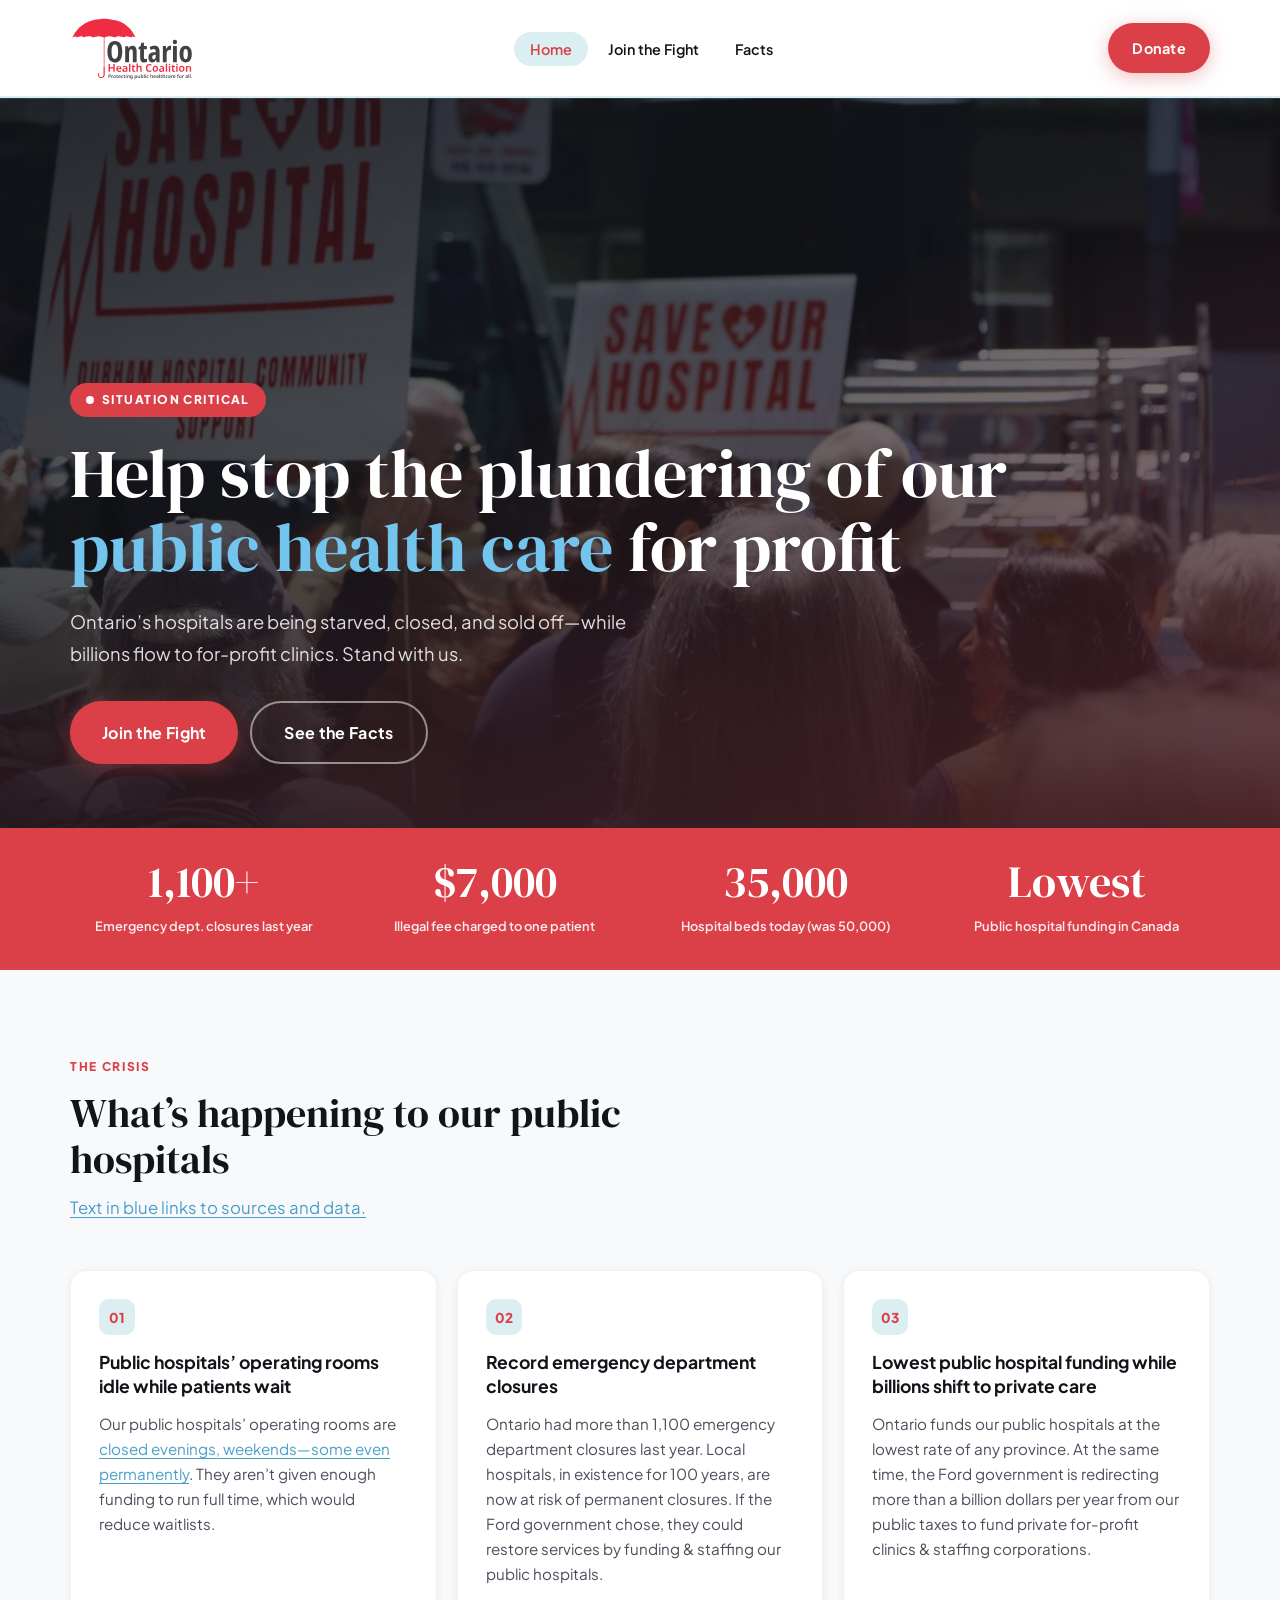
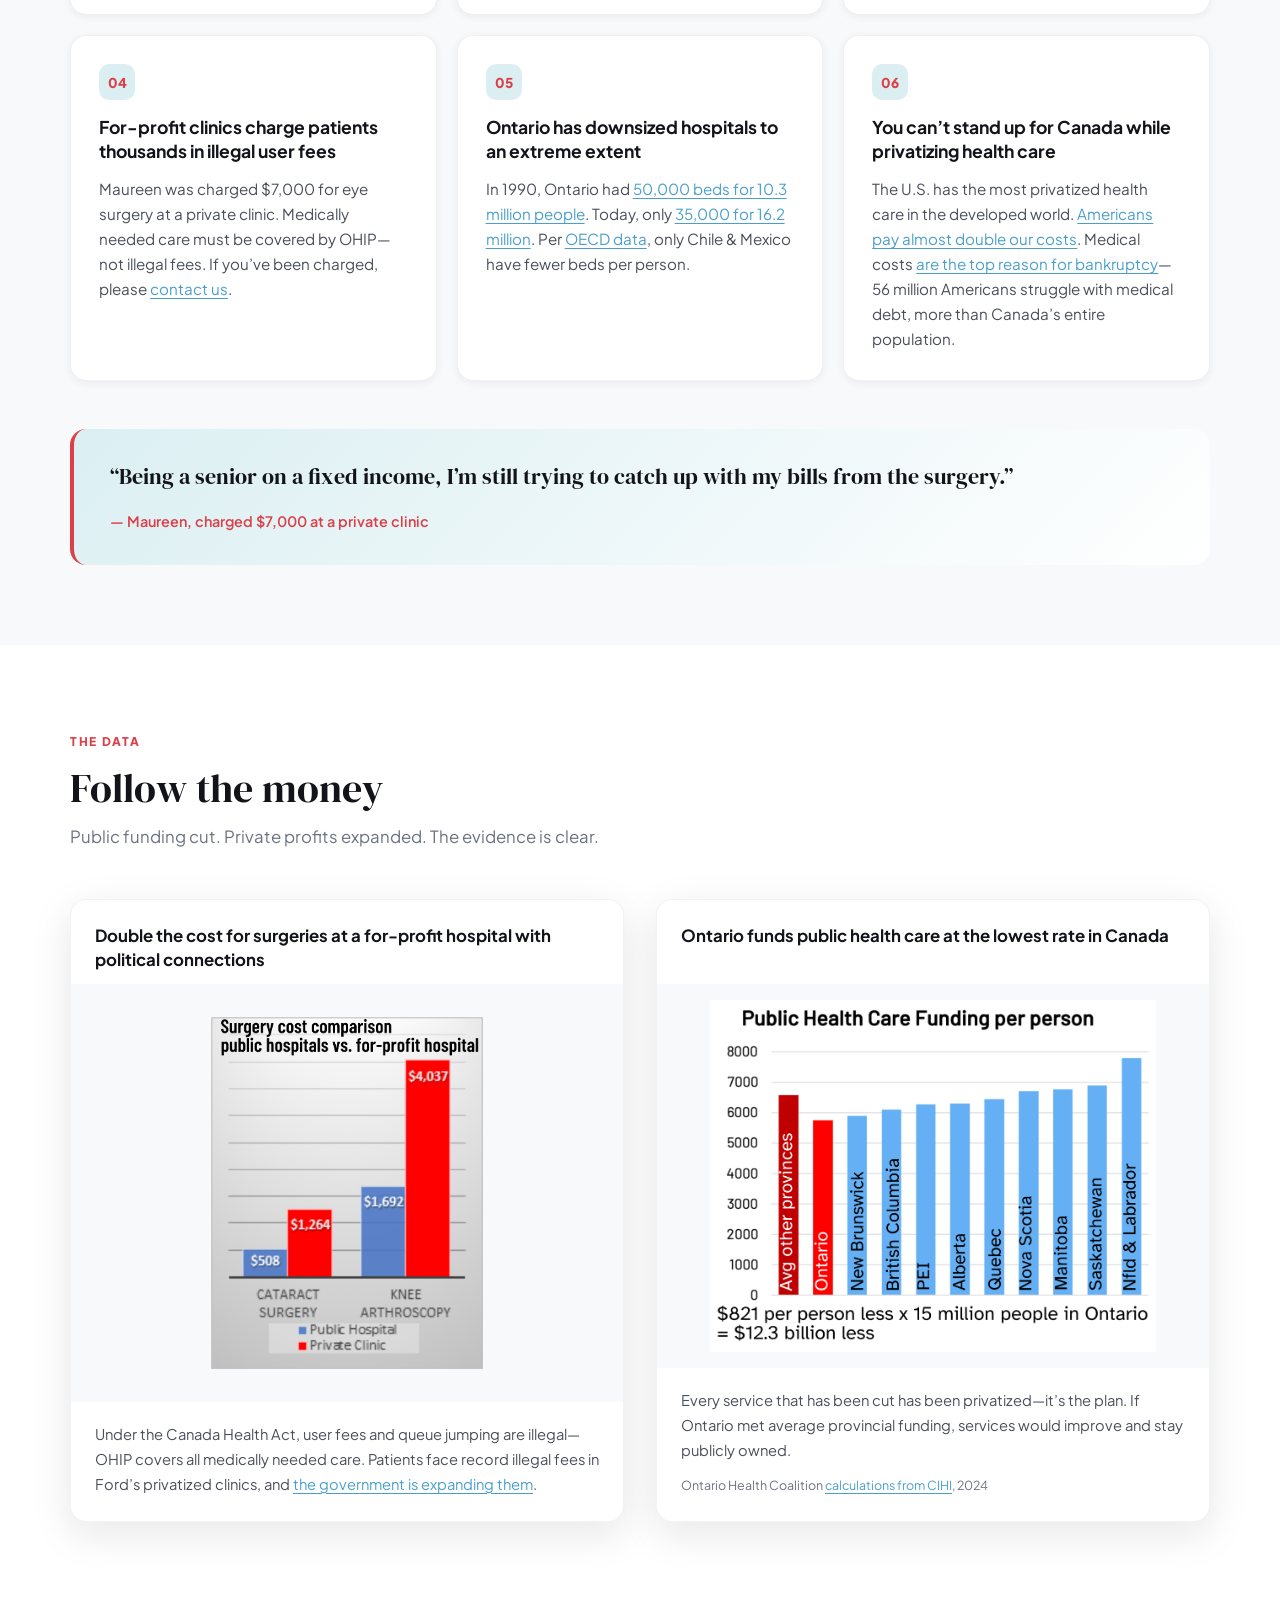
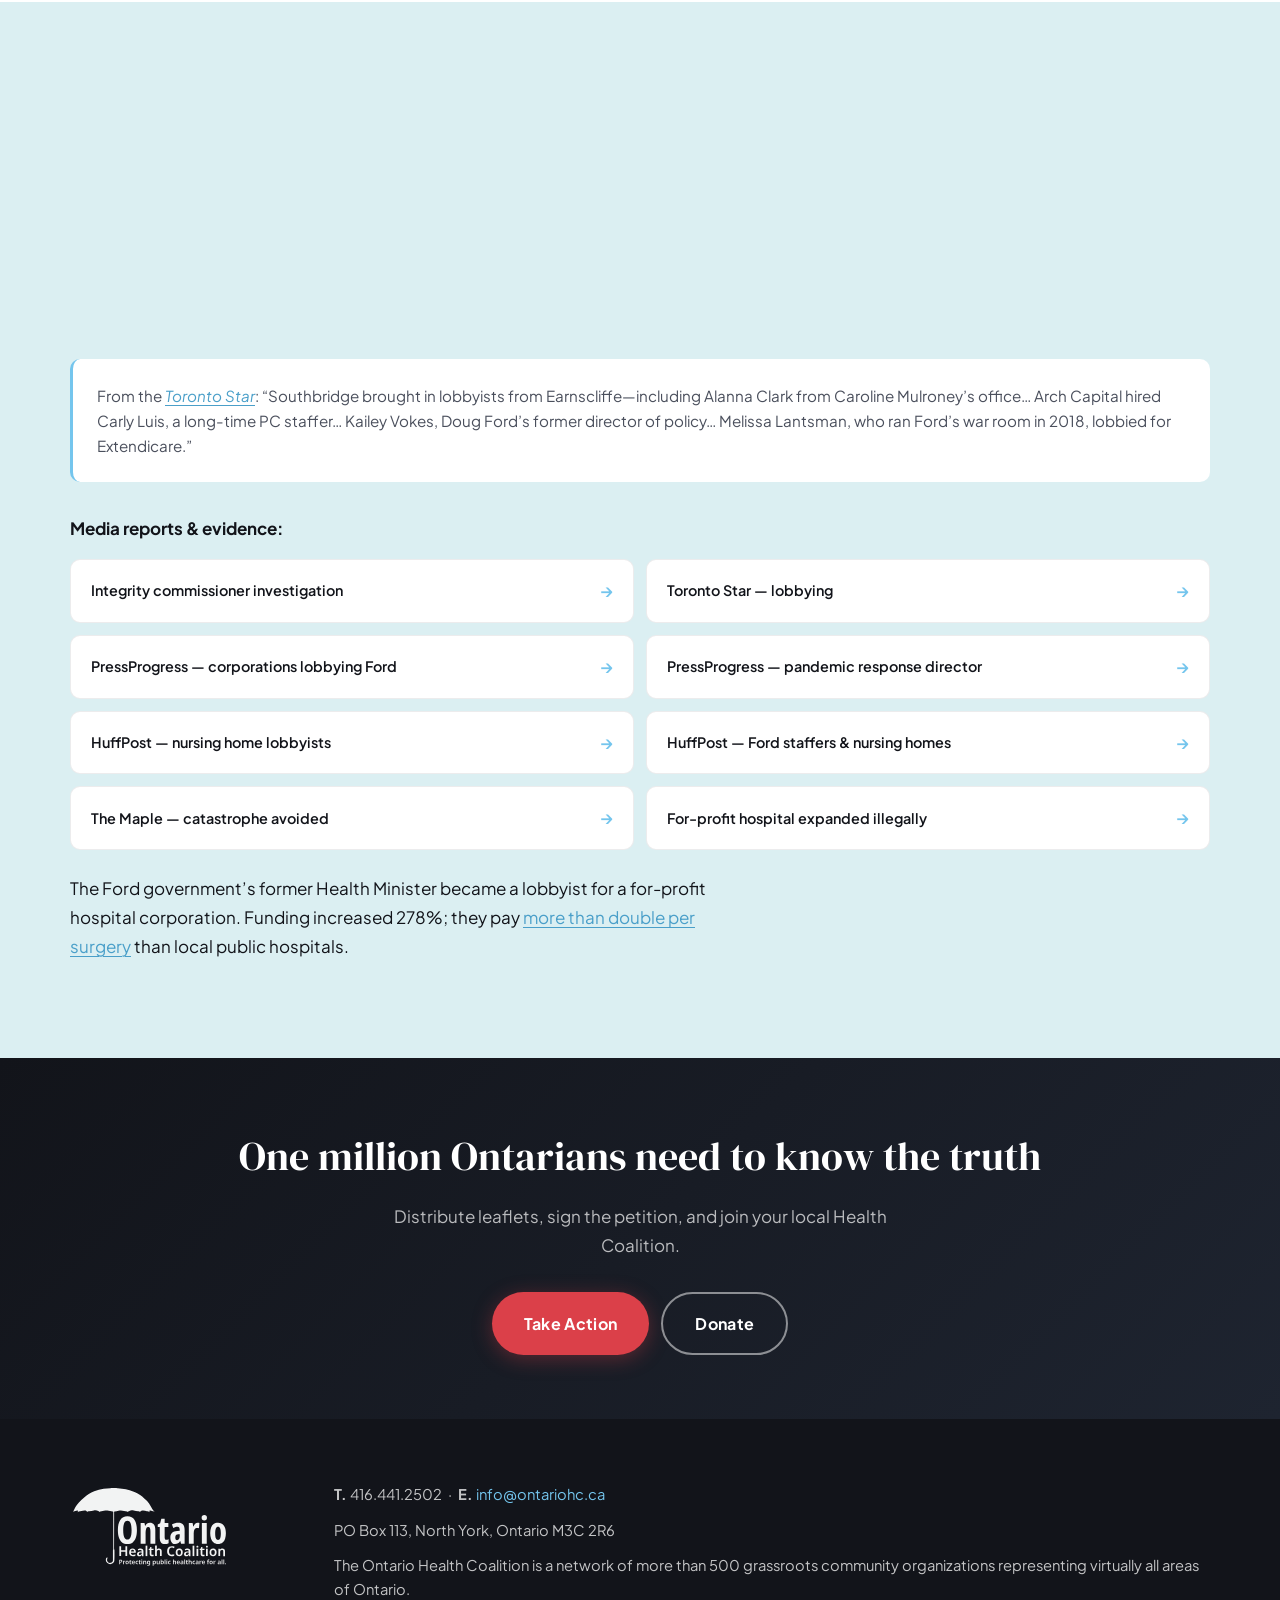
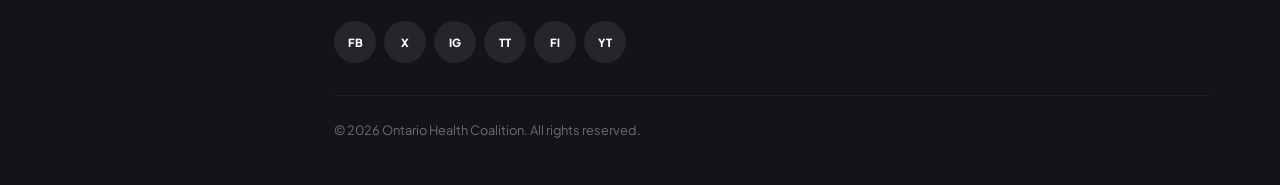
<file: index.html>
<!DOCTYPE html>
<html lang="en">
<head>
  <meta charset="utf-8">
  <meta name="viewport" content="width=device-width, initial-scale=1, viewport-fit=cover">
  <title>Stop For-Profit Health Care | Ontario Health Coalition</title>
  <meta name="description" content="Help stop the plundering of our public health care for profit.">
  <link rel="icon" href="public/images/favicon.png">
  <link rel="preconnect" href="https://fonts.googleapis.com">
  <link rel="preconnect" href="https://fonts.gstatic.com" crossorigin>
  <link href="https://fonts.googleapis.com/css2?family=DM+Serif+Display:ital@0;1&family=Plus+Jakarta+Sans:wght@400;500;600;700;800&display=swap" rel="stylesheet">
  <link rel="stylesheet" href="css/styles.css">
</head>
<body>
  <a class="skip-link" href="#main">Skip to main content</a>

  <header class="site-header">
    <div class="header-inner">
      <a href="index.html" class="logo" aria-label="Home">
        <img src="public/images/SVG/OHC_logo_colour.svg" alt="Ontario Health Coalition" width="168" height="89">
      </a>
      <nav aria-label="Main">
        <ul class="nav-desktop">
          <li><a href="index.html" aria-current="page">Home</a></li>
          <li><a href="join-the-fight.html">Join the Fight</a></li>
          <li><a href="facts-about-health-care.html">Facts</a></li>
        </ul>
      </nav>
      <div class="header-actions">
        <a class="btn btn-primary" href="https://www.ontariohealthcoalition.ca/index.php/donate-now/">Donate</a>
        <button class="menu-toggle" type="button" aria-expanded="false" aria-controls="mobile-nav" aria-label="Open menu">
          <span></span><span></span><span></span>
        </button>
      </div>
    </div>
    <nav id="mobile-nav" class="nav-mobile" aria-label="Mobile">
      <ul>
        <li><a href="index.html" aria-current="page">Home</a></li>
        <li><a href="join-the-fight.html">Join the Fight</a></li>
        <li><a href="facts-about-health-care.html">Facts about Health Care</a></li>
        <li><a class="btn btn-primary" href="https://www.ontariohealthcoalition.ca/index.php/donate-now/">Donate</a></li>
      </ul>
    </nav>
  </header>

  <section class="hero">
    <div class="hero-bg" aria-hidden="true">
      <img src="public/assets/hero.jpg" alt="">
    </div>
    <div class="hero-content">
      <span class="badge-urgent">Situation Critical</span>
      <h1>Help stop the plundering of our <em>public health care</em> for profit</h1>
      <p class="hero-lead">Ontario’s hospitals are being starved, closed, and sold off—while billions flow to for-profit clinics. Stand with us.</p>
      <div class="hero-actions">
        <a class="btn btn-primary btn-lg" href="join-the-fight.html">Join the Fight</a>
        <a class="btn btn-ghost btn-lg" href="facts-about-health-care.html">See the Facts</a>
      </div>
    </div>
  </section>

  <div class="stats-strip">
    <div class="container">
      <div class="stats-grid">
        <div>
          <span class="stat-value">1,100+</span>
          <span class="stat-label">Emergency dept. closures last year</span>
        </div>
        <div>
          <span class="stat-value">$7,000</span>
          <span class="stat-label">Illegal fee charged to one patient</span>
        </div>
        <div>
          <span class="stat-value">35,000</span>
          <span class="stat-label">Hospital beds today (was 50,000)</span>
        </div>
        <div>
          <span class="stat-value">Lowest</span>
          <span class="stat-label">Public hospital funding in Canada</span>
        </div>
      </div>
    </div>
  </div>

  <main id="main">
    <section class="section section--surface">
      <div class="container">
        <header class="section-header reveal">
          <span class="section-label">The crisis</span>
          <h2>What’s happening to our public hospitals</h2>
          <p><a href="https://www.stopforprofithealthcare.ca/">Text in blue links to sources and data.</a></p>
        </header>

        <div class="facts-grid facts-grid--3">
          <article class="fact-card reveal">
            <span class="fact-card__num">01</span>
            <h3>Public hospitals’ operating rooms idle while patients wait</h3>
            <p>Our public hospitals’ operating rooms are <a href="https://www.ontariohealthcoalition.ca/index.php/release-report-robbing-the-public-to-build-the-private-the-ford-governments-hospital-privatization-scheme/">closed evenings, weekends—some even permanently</a>. They aren’t given enough funding to run full time, which would reduce waitlists.</p>
          </article>

          <article class="fact-card reveal">
            <span class="fact-card__num">02</span>
            <h3>Record emergency department closures</h3>
            <p>Ontario had more than 1,100 emergency department closures last year. Local hospitals, in existence for 100 years, are now at risk of permanent closures. If the Ford government chose, they could restore services by funding &amp; staffing our public hospitals.</p>
          </article>

          <article class="fact-card reveal">
            <span class="fact-card__num">03</span>
            <h3>Lowest public hospital funding while billions shift to private care</h3>
            <p>Ontario funds our public hospitals at the lowest rate of any province. At the same time, the Ford government is redirecting more than a billion dollars per year from our public taxes to fund private for-profit clinics &amp; staffing corporations.</p>
          </article>

          <article class="fact-card reveal">
            <span class="fact-card__num">04</span>
            <h3>For-profit clinics charge patients thousands in illegal user fees</h3>
            <p>Maureen was charged $7,000 for eye surgery at a private clinic. Medically needed care must be covered by OHIP—not illegal fees. If you’ve been charged, please <a href="https://www.ontariohealthcoalition.ca/index.php/contact-us/head-office/">contact us</a>.</p>
          </article>

          <article class="fact-card reveal">
            <span class="fact-card__num">05</span>
            <h3>Ontario has downsized hospitals to an extreme extent</h3>
            <p>In 1990, Ontario had <a href="https://www.ontariohealthcoalition.ca/wp-content/uploads/hospital-beds-staffed-and-in-operation-ontario-1990-to-2014.pdf">50,000 beds for 10.3 million people</a>. Today, only <a href="https://www.cihi.ca/en/access-data-and-reports/data-tables">35,000 for 16.2 million</a>. Per <a href="https://www.ontariohealthcoalition.ca/wp-content/uploads/OECD-Hospital-Beds-Per-1000-Population-in-2020.pdf">OECD data</a>, only Chile &amp; Mexico have fewer beds per person.</p>
          </article>

          <article class="fact-card reveal">
            <span class="fact-card__num">06</span>
            <h3>You can’t stand up for Canada while privatizing health care</h3>
            <p>The U.S. has the most privatized health care in the developed world. <a href="https://www.healthsystemtracker.org/chart-collection/health-spending-u-s-compare-countries/">Americans pay almost double our costs</a>. Medical costs <a href="https://www.abi.org/feed-item/health-care-costs-number-one-cause-of-bankruptcy-for-american-families">are the top reason for bankruptcy</a>—56 million Americans struggle with medical debt, more than Canada’s entire population.</p>
          </article>
        </div>

        <figure class="pullquote reveal">
          <p>“Being a senior on a fixed income, I’m still trying to catch up with my bills from the surgery.”</p>
          <cite>— Maureen, charged $7,000 at a private clinic</cite>
        </figure>
      </div>
    </section>

    <section class="section">
      <div class="container">
        <header class="section-header reveal">
          <span class="section-label">The data</span>
          <h2>Follow the money</h2>
          <p>Public funding cut. Private profits expanded. The evidence is clear.</p>
        </header>

        <div class="charts-section">
          <article class="chart-card reveal">
            <div class="chart-card__header">
              <h3>Double the cost for surgeries at a for-profit hospital with political connections</h3>
            </div>
            <div class="chart-card__img">
              <img src="public/assets/chart1.png" alt="Chart comparing surgery costs" loading="lazy">
            </div>
            <div class="chart-card__body">
              <p>Under the Canada Health Act, user fees and queue jumping are illegal—OHIP covers all medically needed care. Patients face record illegal fees in Ford’s privatized clinics, and <a href="https://www.cbc.ca/news/canada/toronto/ontario-doug-ford-private-clinic-surgeries-fees-hospitals-1.7026926">the government is expanding them</a>.</p>
            </div>
          </article>

          <article class="chart-card reveal">
            <div class="chart-card__header">
              <h3>Ontario funds public health care at the lowest rate in Canada</h3>
            </div>
            <div class="chart-card__img">
              <img src="public/assets/chart2.png" alt="Provincial health funding per person" loading="lazy">
            </div>
            <div class="chart-card__body">
              <p>Every service that has been cut has been privatized—it’s the plan. If Ontario met average provincial funding, services would improve and stay publicly owned.</p>
              <p class="caption">Ontario Health Coalition <a href="https://www.ontariohealthcoalition.ca/wp-content/uploads/Public-Health-Care-Funding-per-person-in-2022.pdf">calculations from CIHI</a>, 2024</p>
            </div>
          </article>
        </div>
      </div>
    </section>

    <section class="section section--ice">
      <div class="container">
        <header class="section-header reveal">
          <span class="section-label">Accountability</span>
          <h2>Close connections with for-profit lobbyists</h2>
          <p>For-profit long-term care corporations have <a href="https://www.ontariohealthcoalition.ca/index.php/report-public-money-private-profit-the-ford-government-the-privatization-of-the-next-generation-of-ontarios-long-term-care/">benefitted from billions in Ford government contracts</a> rather than building homes under public and non-profit control.</p>
        </header>

        <blockquote class="reveal">
          <p>From the <a href="https://www.thestar.com/business/devastating-to-watch-private-long-term-care-homes-have-seen-some-of-ontario-s-worst/article_9ece5e44-f8b3-5edc-aba0-2ffb3258e157.html"><em>Toronto Star</em></a>: “Southbridge brought in lobbyists from Earnscliffe—including Alanna Clark from Caroline Mulroney’s office… Arch Capital hired Carly Luis, a long-time PC staffer… Kailey Vokes, Doug Ford’s former director of policy… Melissa Lantsman, who ran Ford’s war room in 2018, lobbied for Extendicare.”</p>
        </blockquote>

        <p class="reveal" style="font-weight: 700; margin: 2rem 0 1rem;">Media reports &amp; evidence:</p>
        <div class="evidence-grid reveal">
          <a class="evidence-link" href="https://www.ontariohealthcoalition.ca/index.php/health-coalition-requests-integrity-commissioner-investigate-political-donations-high-level-personnel-links-between-for-profit-ltc-industry-and-ford-government-prior-to-passage-of-legal-liability-bi/">Integrity commissioner investigation</a>
          <a class="evidence-link" href="https://www.thestar.com/news/lobbying/">Toronto Star — lobbying</a>
          <a class="evidence-link" href="https://pressprogress.ca/here-are-all-the-corporations-lobbying-doug-ford-to-privatize-and-outsource-parts-of-ontarios-health-care-system/">PressProgress — corporations lobbying Ford</a>
          <a class="evidence-link" href="https://pressprogress.ca/doug-fords-director-of-pandemic-response-was-a-private-health-lobbyist-for-shoppers-drug-mart/">PressProgress — pandemic response director</a>
          <a class="evidence-link" href="https://www.huffpost.com/archive/ca/entry/ontario-nursing-home-lobbyists-pc-party-donations_ca_5fc53f95c5b63d1b770e8a4d">HuffPost — nursing home lobbyists</a>
          <a class="evidence-link" href="https://www.huffpost.com/archive/ca/entry/more-ford-staffers-private-nursing-home-companies_ca_5edab7c6c5b61875909f5a50">HuffPost — Ford staffers &amp; nursing homes</a>
          <a class="evidence-link" href="https://www.readthemaple.com/the-catastrophe-ontario-could-have-avoided/">The Maple — catastrophe avoided</a>
          <a class="evidence-link" href="https://www.ontariohealthcoalition.ca/index.php/release-ford-government-expanded-for-profit-hospital-in-violation-of-the-law-and-while-lying-to-the-public-health-coalition-and-democracy-watch-call-for-concrete-measures-to-protect-the-public-inter/">For-profit hospital expanded illegally</a>
        </div>
        <p class="reveal prose" style="margin-top: 1.5rem;">The Ford government’s former Health Minister became a lobbyist for a for-profit hospital corporation. Funding increased 278%; they pay <a href="https://www.cbc.ca/news/canada/toronto/ontario-doug-ford-private-clinic-surgeries-fees-hospitals-1.7026926">more than double per surgery</a> than local public hospitals.</p>
      </div>
    </section>

    <section class="cta-band">
      <div class="container reveal">
        <h2>One million Ontarians need to know the truth</h2>
        <p>Distribute leaflets, sign the petition, and join your local Health Coalition.</p>
        <div class="btn-group">
          <a class="btn btn-primary btn-lg" href="join-the-fight.html">Take Action</a>
          <a class="btn btn-ghost btn-lg" href="https://www.ontariohealthcoalition.ca/index.php/donate-now/">Donate</a>
        </div>
      </div>
    </section>
  </main>

  <footer class="site-footer">
    <div class="container footer-grid">
      <div>
        <a class="footer-logo" href="https://www.ontariohealthcoalition.ca/">
          <img src="public/images/SVG/OHC_logo_white.svg" alt="Ontario Health Coalition" width="160" height="85" loading="lazy">
        </a>
      </div>
      <div>
        <p><strong>T.</strong> 416.441.2502 &nbsp;·&nbsp; <strong>E.</strong> <a href="mailto:info@ontariohc.ca">info@ontariohc.ca</a></p>
        <p>PO Box 113, North York, Ontario M3C 2R6</p>
        <p>The Ontario Health Coalition is a network of more than 500 grassroots community organizations representing virtually all areas of Ontario.</p>
        <ul class="social-links" aria-label="Social media">
          <li><a href="https://www.facebook.com/ontariohealth" target="_blank" rel="noreferrer" aria-label="Facebook">FB</a></li>
          <li><a href="https://twitter.com/OntarioHealthC" target="_blank" rel="noreferrer" aria-label="X">X</a></li>
          <li><a href="https://www.instagram.com/ontariohealthcoalition/" target="_blank" rel="noreferrer" aria-label="Instagram">IG</a></li>
          <li><a href="https://www.tiktok.com/@ontariohealthc" target="_blank" rel="noreferrer" aria-label="TikTok">TT</a></li>
          <li><a href="https://www.flickr.com/photos/ontariohealthcoalition/sets/" target="_blank" rel="noreferrer" aria-label="Flickr">Fl</a></li>
          <li><a href="https://www.youtube.com/channel/UCPy4Erf4xGLZV6CY23xdokw" target="_blank" rel="noreferrer" aria-label="YouTube">YT</a></li>
        </ul>
        <p class="footer-copy">© <span id="year"></span> Ontario Health Coalition. All rights reserved.</p>
      </div>
    </div>
  </footer>

  <script src="js/main.js"></script>
</body>
</html>
</file>
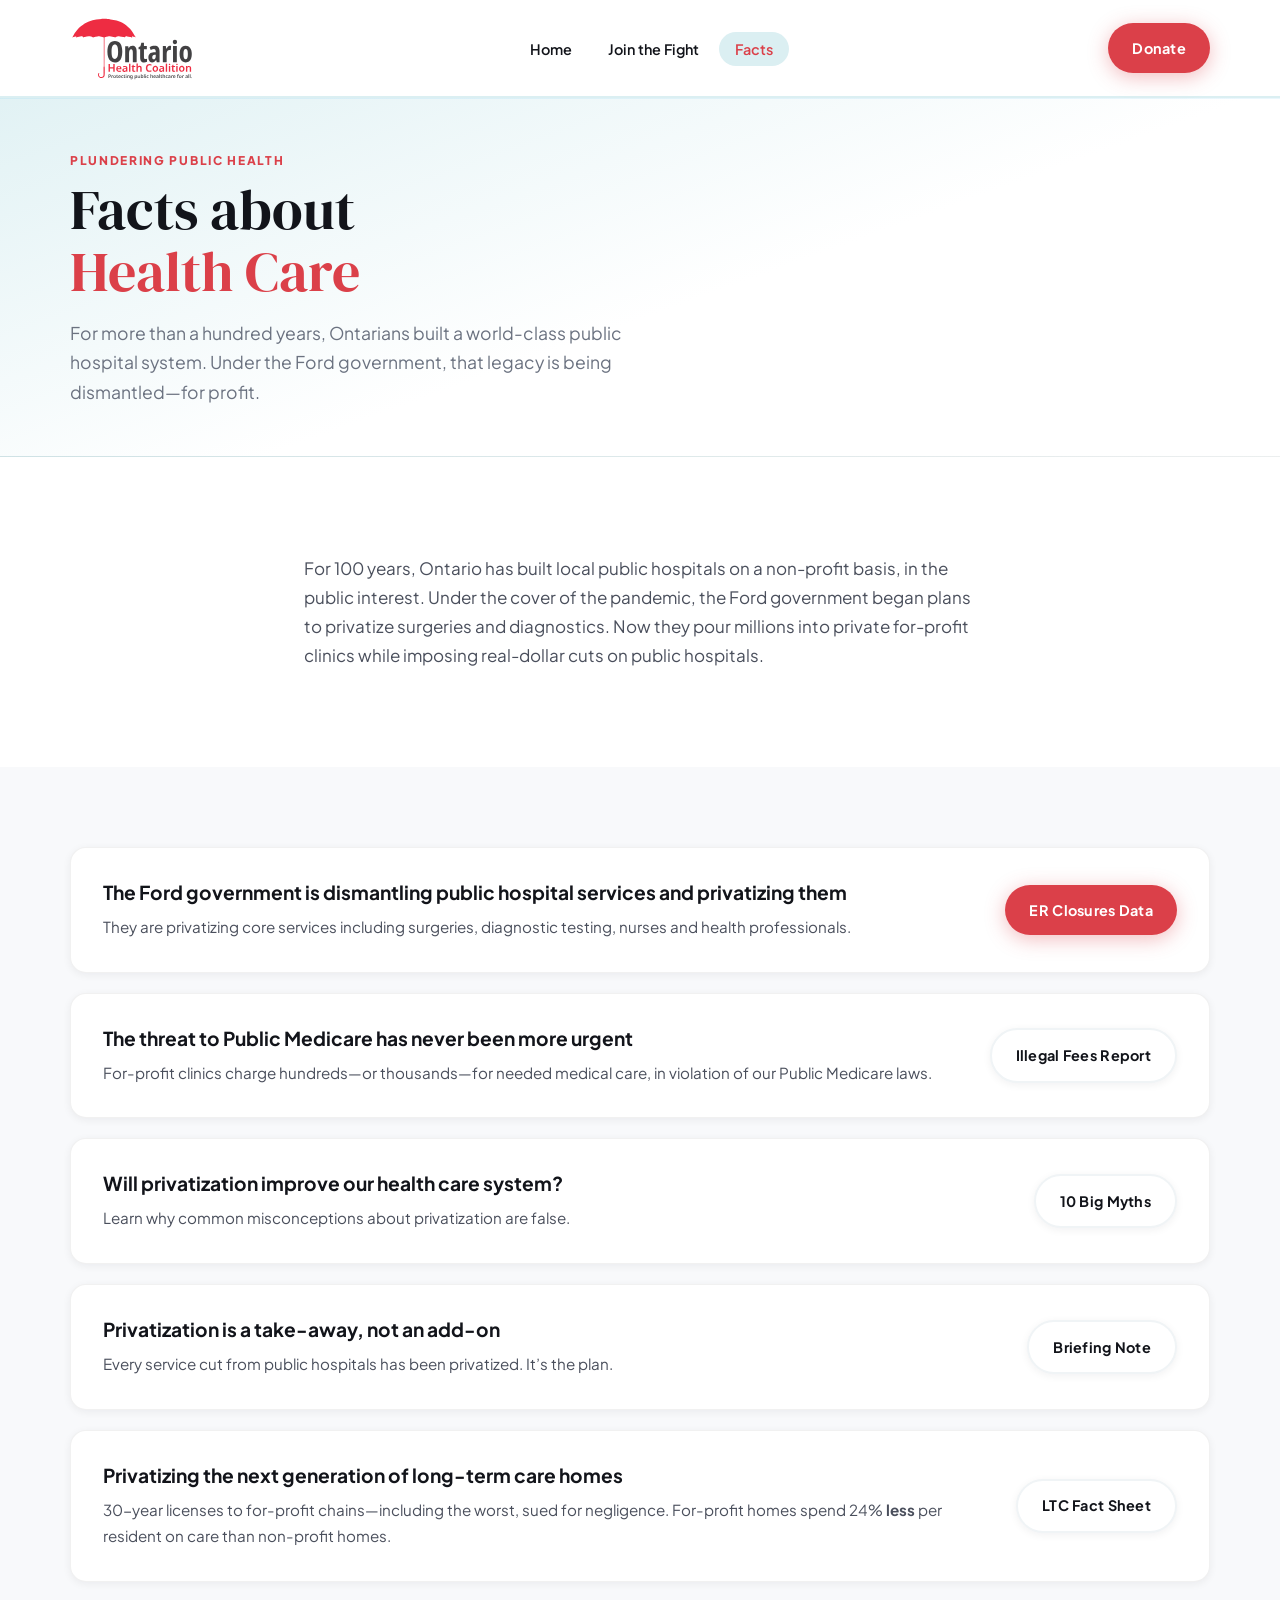
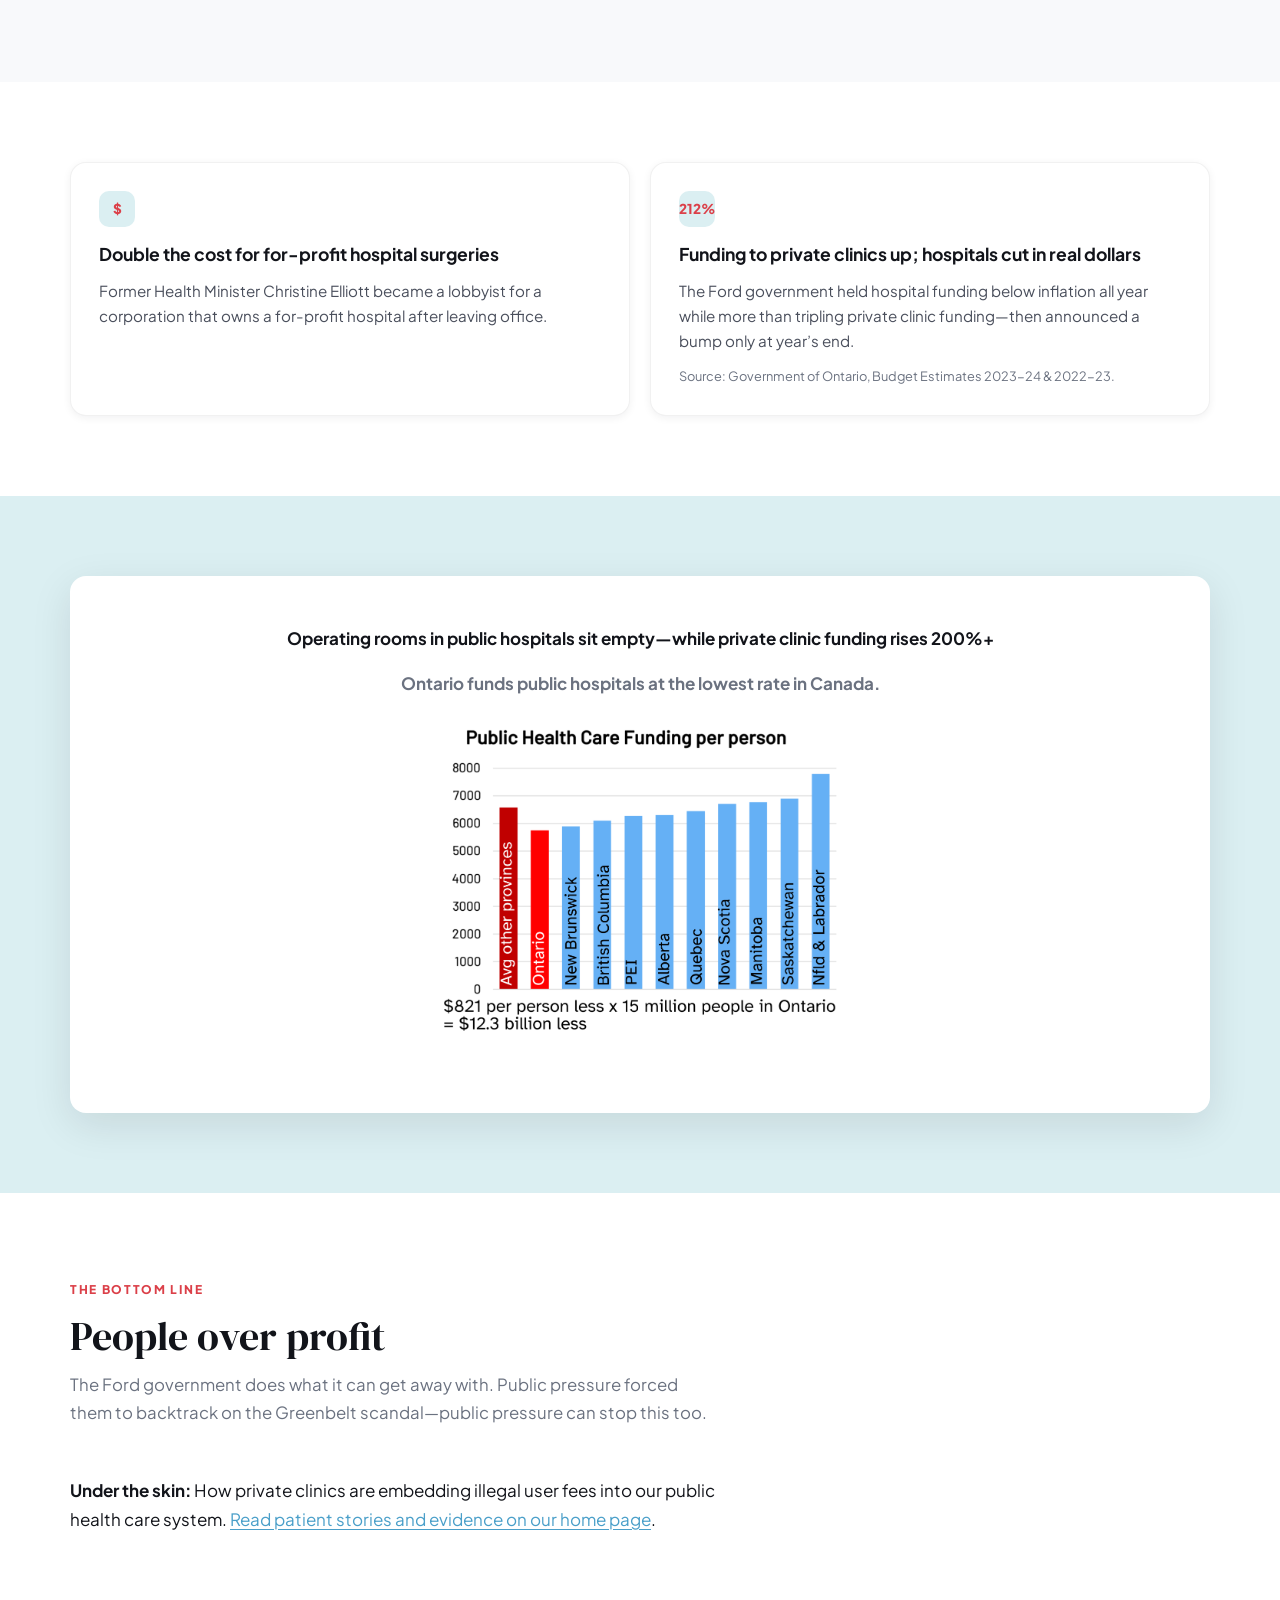
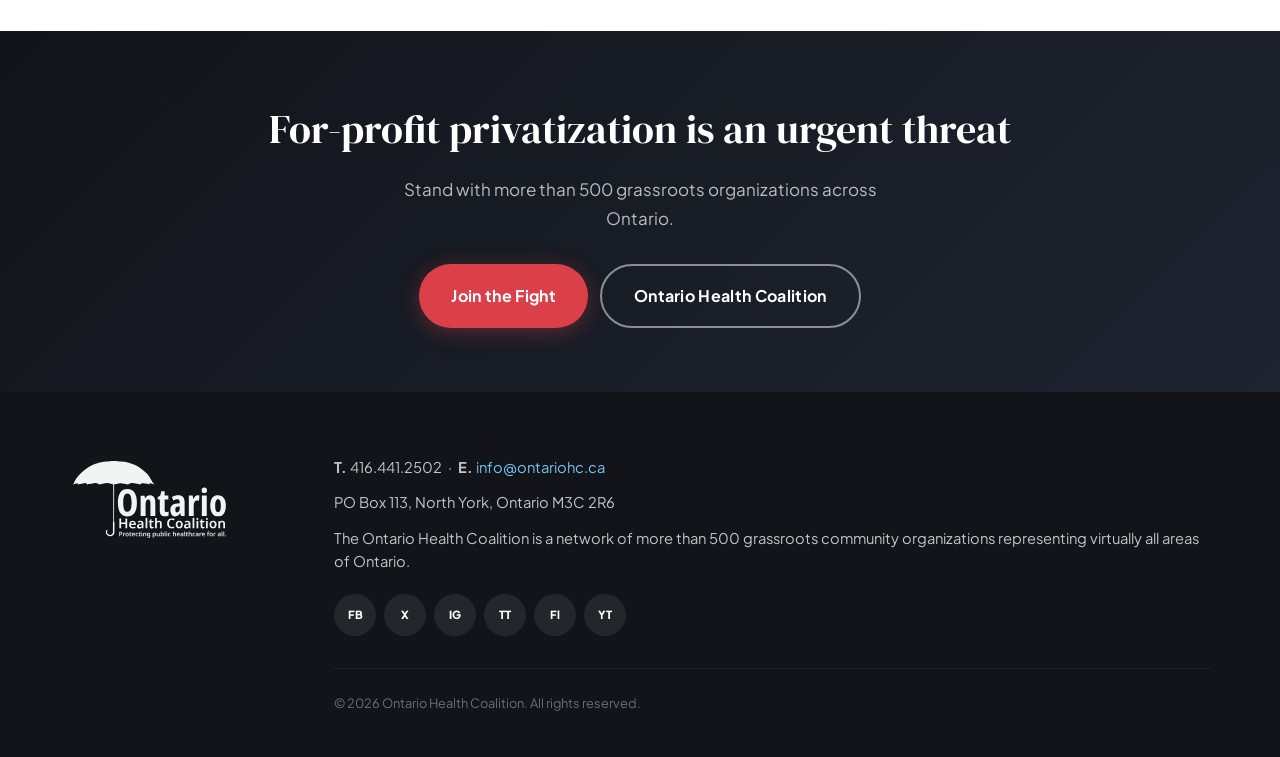
<file: facts-about-health-care.html>
<!DOCTYPE html>
<html lang="en">
<head>
  <meta charset="utf-8">
  <meta name="viewport" content="width=device-width, initial-scale=1, viewport-fit=cover">
  <title>Facts about Health Care | Stop For-Profit Health Care</title>
  <meta name="description" content="Facts about hospital privatization, illegal user fees, and the Ford government's record.">
  <link rel="icon" href="public/images/favicon.png">
  <link rel="preconnect" href="https://fonts.googleapis.com">
  <link rel="preconnect" href="https://fonts.gstatic.com" crossorigin>
  <link href="https://fonts.googleapis.com/css2?family=DM+Serif+Display:ital@0;1&family=Plus+Jakarta+Sans:wght@400;500;600;700;800&display=swap" rel="stylesheet">
  <link rel="stylesheet" href="css/styles.css">
</head>
<body>
  <a class="skip-link" href="#main">Skip to main content</a>

  <header class="site-header">
    <div class="header-inner">
      <a href="index.html" class="logo" aria-label="Home">
        <img src="public/images/SVG/OHC_logo_colour.svg" alt="Ontario Health Coalition" width="168" height="89">
      </a>
      <nav aria-label="Main">
        <ul class="nav-desktop">
          <li><a href="index.html">Home</a></li>
          <li><a href="join-the-fight.html">Join the Fight</a></li>
          <li><a href="facts-about-health-care.html" aria-current="page">Facts</a></li>
        </ul>
      </nav>
      <div class="header-actions">
        <a class="btn btn-primary" href="https://www.ontariohealthcoalition.ca/index.php/donate-now/">Donate</a>
        <button class="menu-toggle" type="button" aria-expanded="false" aria-controls="mobile-nav" aria-label="Open menu">
          <span></span><span></span><span></span>
        </button>
      </div>
    </div>
    <nav id="mobile-nav" class="nav-mobile" aria-label="Mobile">
      <ul>
        <li><a href="index.html">Home</a></li>
        <li><a href="join-the-fight.html">Join the Fight</a></li>
        <li><a href="facts-about-health-care.html" aria-current="page">Facts about Health Care</a></li>
        <li><a class="btn btn-primary" href="https://www.ontariohealthcoalition.ca/index.php/donate-now/">Donate</a></li>
      </ul>
    </nav>
  </header>

  <div class="page-hero">
    <div class="container">
      <span class="section-label">Plundering public health</span>
      <h1>Facts about <span>Health Care</span></h1>
      <p class="lead">For more than a hundred years, Ontarians built a world-class public hospital system. Under the Ford government, that legacy is being dismantled—for profit.</p>
    </div>
  </div>

  <main id="main">
    <section class="section">
      <div class="container prose reveal">
        <p>For 100 years, Ontario has built local public hospitals on a non-profit basis, in the public interest. Under the cover of the pandemic, the Ford government began plans to privatize surgeries and diagnostics. Now they pour millions into private for-profit clinics while imposing real-dollar cuts on public hospitals.</p>
      </div>
    </section>

    <section class="section section--surface">
      <div class="container">
        <article class="topic-card reveal">
          <div>
            <h2>The Ford government is dismantling public hospital services and privatizing them</h2>
            <p>They are privatizing core services including surgeries, diagnostic testing, nurses and health professionals.</p>
          </div>
          <a class="btn btn-primary" href="https://www.cbc.ca/news/canada/ottawa/data-analysis-er-closures-three-years-2024-worst-year-for-scheduled-closures-1.7396789" target="_blank" rel="noreferrer">ER Closures Data</a>
        </article>

        <article class="topic-card reveal">
          <div>
            <h2>The threat to Public Medicare has never been more urgent</h2>
            <p>For-profit clinics charge hundreds—or thousands—for needed medical care, in violation of our Public Medicare laws.</p>
          </div>
          <a class="btn btn-secondary" href="https://www.ontariohealthcoalition.ca/index.php/release-report-illegal-unlawful-and-unethical-case-studies-of-patients-charged-for-medical-care-in-ontarios-private-clinics/">Illegal Fees Report</a>
        </article>

        <article class="topic-card reveal">
          <div>
            <h2>Will privatization improve our health care system?</h2>
            <p>Learn why common misconceptions about privatization are false.</p>
          </div>
          <a class="btn btn-secondary" href="https://www.ontariohealthcoalition.ca/index.php/myth-buster-10-big-myths-about-health-care-privatization/">10 Big Myths</a>
        </article>

        <article class="topic-card reveal">
          <div>
            <h2>Privatization is a take-away, not an add-on</h2>
            <p>Every service cut from public hospitals has been privatized. It’s the plan.</p>
          </div>
          <a class="btn btn-secondary" href="https://www.ontariohealthcoalition.ca/index.php/briefing-note-the-ford-governments-plan-to-privatize-ontarios-public-hospital-services/">Briefing Note</a>
        </article>

        <article class="topic-card reveal">
          <div>
            <h2>Privatizing the next generation of long-term care homes</h2>
            <p>30-year licenses to for-profit chains—including the worst, sued for negligence. For-profit homes spend 24% <strong>less</strong> per resident on care than non-profit homes.</p>
          </div>
          <a class="btn btn-secondary" href="https://www.ontariohealthcoalition.ca/wp-content/uploads/LTC-Privatization-fact-sheet.pdf" target="_blank" rel="noreferrer">LTC Fact Sheet</a>
        </article>
      </div>
    </section>

    <section class="section">
      <div class="container">
        <div class="facts-grid">
          <article class="fact-card reveal">
            <span class="fact-card__num">$</span>
            <h3>Double the cost for for-profit hospital surgeries</h3>
            <p>Former Health Minister Christine Elliott became a lobbyist for a corporation that owns a for-profit hospital after leaving office.</p>
          </article>
          <article class="fact-card reveal">
            <span class="fact-card__num">212%</span>
            <h3>Funding to private clinics up; hospitals cut in real dollars</h3>
            <p>The Ford government held hospital funding below inflation all year while more than tripling private clinic funding—then announced a bump only at year’s end.</p>
            <p class="caption" style="margin-top:0.75rem;font-size:0.8rem;color:var(--ink-muted)">Source: Government of Ontario, Budget Estimates 2023-24 &amp; 2022-23.</p>
          </article>
        </div>
      </div>
    </section>

    <section class="section section--ice">
      <div class="container">
        <div class="highlight-stat reveal">
          <p style="font-weight:700;margin:0 0 1rem;color:var(--ink)">Operating rooms in public hospitals sit empty—while private clinic funding rises 200%+</p>
          <p style="margin:0 0 1.5rem;color:var(--ink-muted)"><strong>Ontario funds public hospitals at the lowest rate in Canada.</strong></p>
          <img src="public/assets/chart2.png" alt="Provincial health funding comparison" loading="lazy">
        </div>
      </div>
    </section>

    <section class="section">
      <div class="container reveal">
        <header class="section-header">
          <span class="section-label">The bottom line</span>
          <h2>People over profit</h2>
          <p>The Ford government does what it can get away with. Public pressure forced them to backtrack on the Greenbelt scandal—public pressure can stop this too.</p>
        </header>
        <p class="prose"><strong>Under the skin:</strong> How private clinics are embedding illegal user fees into our public health care system. <a href="index.html">Read patient stories and evidence on our home page</a>.</p>
      </div>
    </section>

    <section class="cta-band">
      <div class="container reveal">
        <h2>For-profit privatization is an urgent threat</h2>
        <p>Stand with more than 500 grassroots organizations across Ontario.</p>
        <div class="btn-group">
          <a class="btn btn-primary btn-lg" href="join-the-fight.html">Join the Fight</a>
          <a class="btn btn-ghost btn-lg" href="https://www.ontariohealthcoalition.ca/">Ontario Health Coalition</a>
        </div>
      </div>
    </section>
  </main>

  <footer class="site-footer">
    <div class="container footer-grid">
      <div>
        <a class="footer-logo" href="https://www.ontariohealthcoalition.ca/">
          <img src="public/images/SVG/OHC_logo_white.svg" alt="Ontario Health Coalition" width="160" height="85" loading="lazy">
        </a>
      </div>
      <div>
        <p><strong>T.</strong> 416.441.2502 &nbsp;·&nbsp; <strong>E.</strong> <a href="mailto:info@ontariohc.ca">info@ontariohc.ca</a></p>
        <p>PO Box 113, North York, Ontario M3C 2R6</p>
        <p>The Ontario Health Coalition is a network of more than 500 grassroots community organizations representing virtually all areas of Ontario.</p>
        <ul class="social-links" aria-label="Social media">
          <li><a href="https://www.facebook.com/ontariohealth" target="_blank" rel="noreferrer" aria-label="Facebook">FB</a></li>
          <li><a href="https://twitter.com/OntarioHealthC" target="_blank" rel="noreferrer" aria-label="X">X</a></li>
          <li><a href="https://www.instagram.com/ontariohealthcoalition/" target="_blank" rel="noreferrer" aria-label="Instagram">IG</a></li>
          <li><a href="https://www.tiktok.com/@ontariohealthc" target="_blank" rel="noreferrer" aria-label="TikTok">TT</a></li>
          <li><a href="https://www.flickr.com/photos/ontariohealthcoalition/sets/" target="_blank" rel="noreferrer" aria-label="Flickr">Fl</a></li>
          <li><a href="https://www.youtube.com/channel/UCPy4Erf4xGLZV6CY23xdokw" target="_blank" rel="noreferrer" aria-label="YouTube">YT</a></li>
        </ul>
        <p class="footer-copy">© <span id="year"></span> Ontario Health Coalition. All rights reserved.</p>
      </div>
    </div>
  </footer>

  <script src="js/main.js"></script>
</body>
</html>
</file>
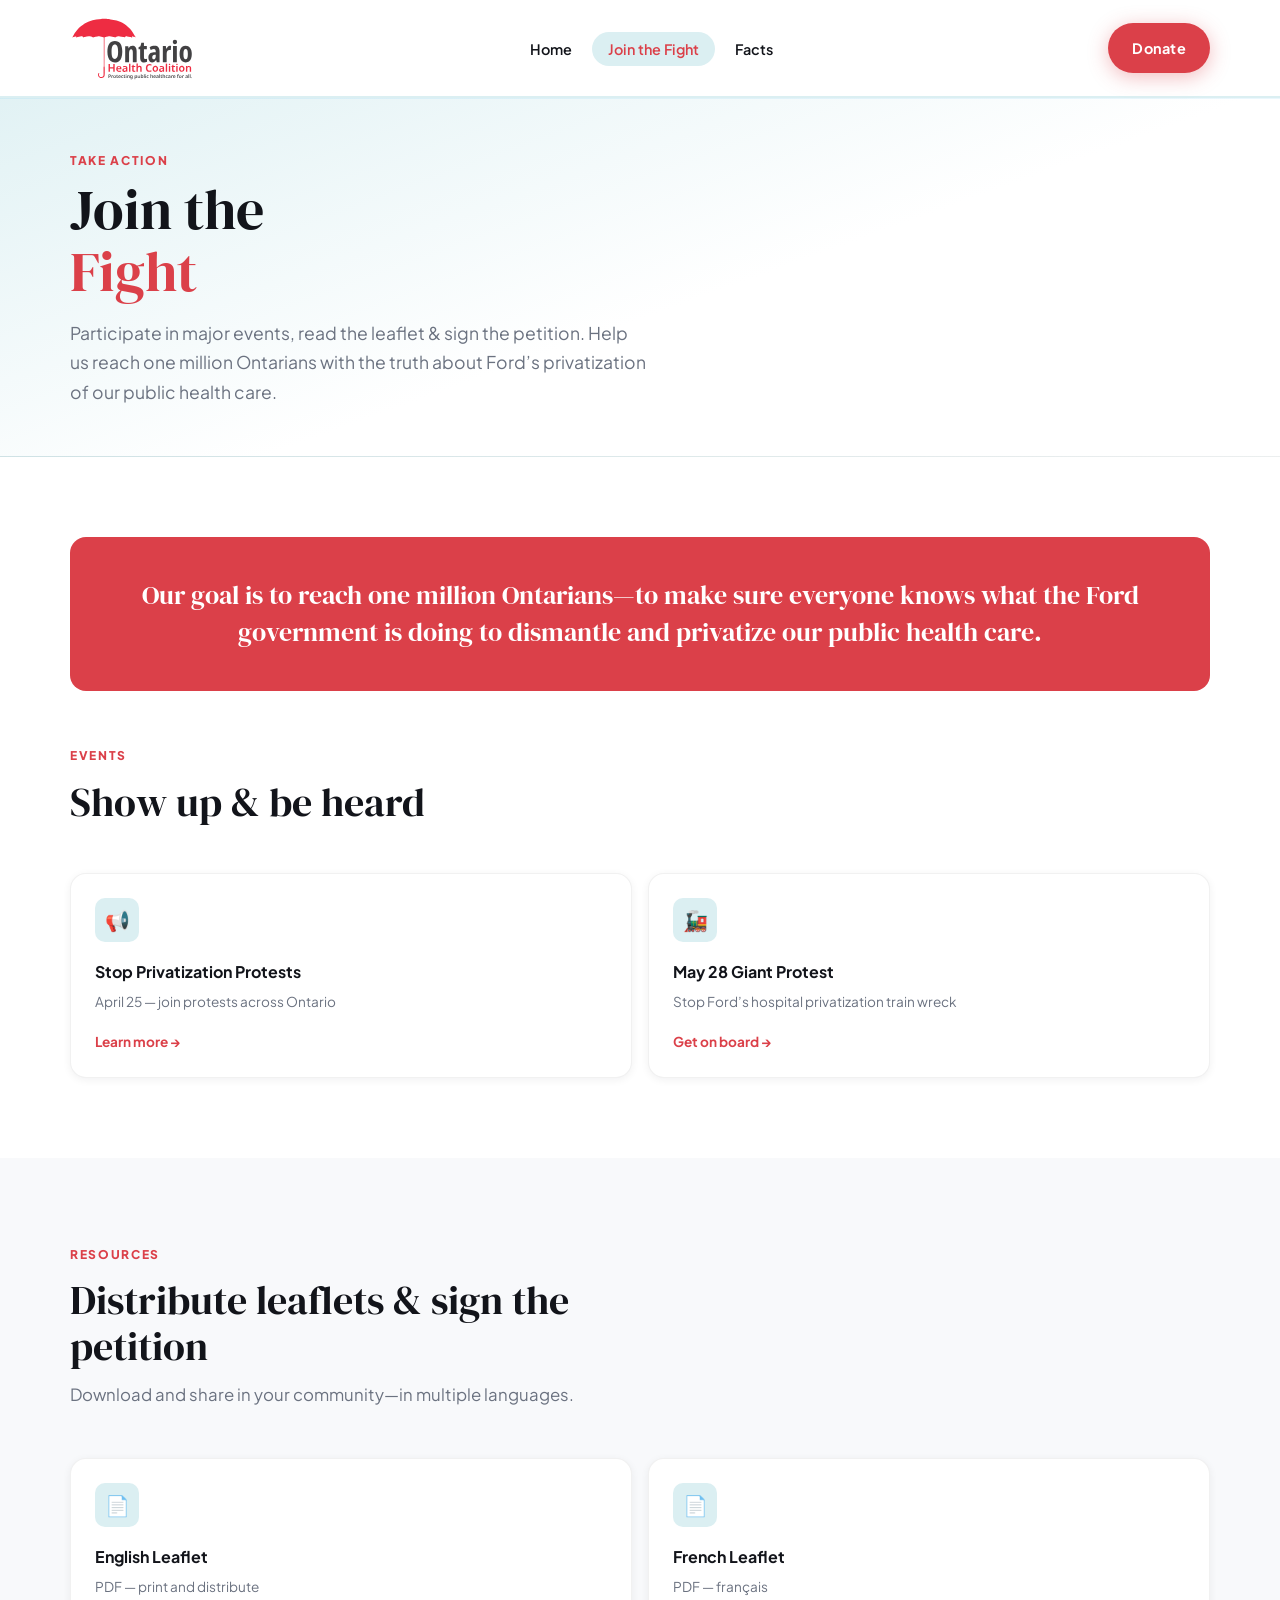
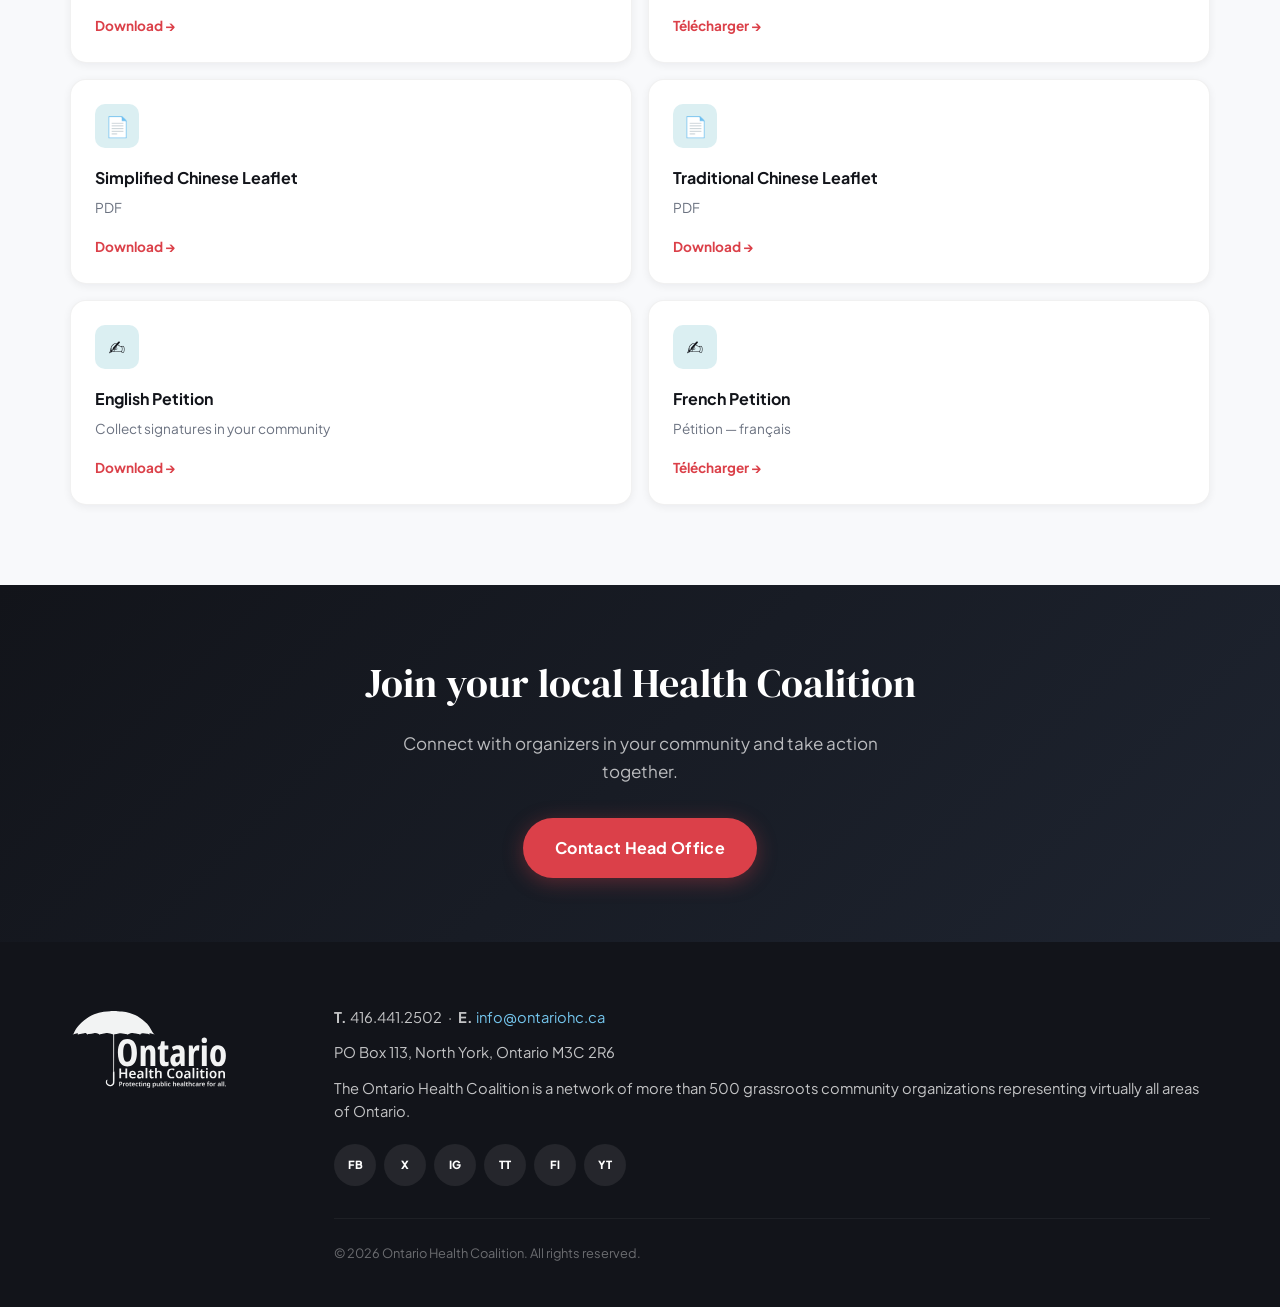
<file: join-the-fight.html>
<!DOCTYPE html>
<html lang="en">
<head>
  <meta charset="utf-8">
  <meta name="viewport" content="width=device-width, initial-scale=1, viewport-fit=cover">
  <title>Join the Fight | Stop For-Profit Health Care</title>
  <meta name="description" content="Distribute leaflets, sign the petition, and join your local Health Coalition.">
  <link rel="icon" href="public/images/favicon.png">
  <link rel="preconnect" href="https://fonts.googleapis.com">
  <link rel="preconnect" href="https://fonts.gstatic.com" crossorigin>
  <link href="https://fonts.googleapis.com/css2?family=DM+Serif+Display:ital@0;1&family=Plus+Jakarta+Sans:wght@400;500;600;700;800&display=swap" rel="stylesheet">
  <link rel="stylesheet" href="css/styles.css">
</head>
<body>
  <a class="skip-link" href="#main">Skip to main content</a>

  <header class="site-header">
    <div class="header-inner">
      <a href="index.html" class="logo" aria-label="Home">
        <img src="public/images/SVG/OHC_logo_colour.svg" alt="Ontario Health Coalition" width="168" height="89">
      </a>
      <nav aria-label="Main">
        <ul class="nav-desktop">
          <li><a href="index.html">Home</a></li>
          <li><a href="join-the-fight.html" aria-current="page">Join the Fight</a></li>
          <li><a href="facts-about-health-care.html">Facts</a></li>
        </ul>
      </nav>
      <div class="header-actions">
        <a class="btn btn-primary" href="https://www.ontariohealthcoalition.ca/index.php/donate-now/">Donate</a>
        <button class="menu-toggle" type="button" aria-expanded="false" aria-controls="mobile-nav" aria-label="Open menu">
          <span></span><span></span><span></span>
        </button>
      </div>
    </div>
    <nav id="mobile-nav" class="nav-mobile" aria-label="Mobile">
      <ul>
        <li><a href="index.html">Home</a></li>
        <li><a href="join-the-fight.html" aria-current="page">Join the Fight</a></li>
        <li><a href="facts-about-health-care.html">Facts about Health Care</a></li>
        <li><a class="btn btn-primary" href="https://www.ontariohealthcoalition.ca/index.php/donate-now/">Donate</a></li>
      </ul>
    </nav>
  </header>

  <div class="page-hero">
    <div class="container">
      <span class="section-label">Take action</span>
      <h1>Join the <span>Fight</span></h1>
      <p class="lead">Participate in major events, read the leaflet &amp; sign the petition. Help us reach one million Ontarians with the truth about Ford’s privatization of our public health care.</p>
    </div>
  </div>

  <main id="main">
    <section class="section">
      <div class="container">
        <div class="goal-banner reveal">
          <p>Our goal is to reach one million Ontarians—to make sure everyone knows what the Ford government is doing to dismantle and privatize our public health care.</p>
        </div>

        <header class="section-header reveal">
          <span class="section-label">Events</span>
          <h2>Show up &amp; be heard</h2>
        </header>
        <div class="action-grid reveal">
          <a class="action-card" href="https://www.ontariohealthcoalition.ca/index.php/events-stop-the-privatization-of-our-hospitals-april-25-protests/">
            <span class="action-card__icon" aria-hidden="true">📢</span>
            <h3>Stop Privatization Protests</h3>
            <p>April 25 — join protests across Ontario</p>
            <span class="action-card__arrow">Learn more →</span>
          </a>
          <a class="action-card" href="https://www.ontariohealthcoalition.ca/index.php/event-get-on-board-may-28-stop-fords-hospital-privatization-train-wreck-giant-protest/">
            <span class="action-card__icon" aria-hidden="true">🚂</span>
            <h3>May 28 Giant Protest</h3>
            <p>Stop Ford’s hospital privatization train wreck</p>
            <span class="action-card__arrow">Get on board →</span>
          </a>
        </div>
      </div>
    </section>

    <section class="section section--surface">
      <div class="container">
        <header class="section-header reveal">
          <span class="section-label">Resources</span>
          <h2>Distribute leaflets &amp; sign the petition</h2>
          <p>Download and share in your community—in multiple languages.</p>
        </header>
        <div class="action-grid reveal">
          <a class="action-card" href="https://www.ontariohealthcoalition.ca/wp-content/uploads/Final-English-General-public-leaflet-vertical-cropmarks.pdf" target="_blank" rel="noreferrer">
            <span class="action-card__icon" aria-hidden="true">📄</span>
            <h3>English Leaflet</h3>
            <p>PDF — print and distribute</p>
            <span class="action-card__arrow">Download →</span>
          </a>
          <a class="action-card" href="https://www.ontariohealthcoalition.ca/wp-content/uploads/Final-French-General-public-leaflet-vertical-cropmarks.pdf" target="_blank" rel="noreferrer">
            <span class="action-card__icon" aria-hidden="true">📄</span>
            <h3>French Leaflet</h3>
            <p>PDF — français</p>
            <span class="action-card__arrow">Télécharger →</span>
          </a>
          <a class="action-card" href="https://www.ontariohealthcoalition.ca/wp-content/uploads/2026-Simplified-CN-for-public.pdf" target="_blank" rel="noreferrer">
            <span class="action-card__icon" aria-hidden="true">📄</span>
            <h3>Simplified Chinese Leaflet</h3>
            <p>PDF</p>
            <span class="action-card__arrow">Download →</span>
          </a>
          <a class="action-card" href="https://www.ontariohealthcoalition.ca/wp-content/uploads/2026-Traditional-CN-for-public.pdf" target="_blank" rel="noreferrer">
            <span class="action-card__icon" aria-hidden="true">📄</span>
            <h3>Traditional Chinese Leaflet</h3>
            <p>PDF</p>
            <span class="action-card__arrow">Download →</span>
          </a>
          <a class="action-card" href="https://stopforprofithealthcare.ca/images/Images/aug-2025/final-petition-landscape-horizontal.pdf" target="_blank" rel="noreferrer">
            <span class="action-card__icon" aria-hidden="true">✍️</span>
            <h3>English Petition</h3>
            <p>Collect signatures in your community</p>
            <span class="action-card__arrow">Download →</span>
          </a>
          <a class="action-card" href="https://stopforprofithealthcare.ca/images/Images/aug-2025/final-french-petition-landscape-horizontal.pdf" target="_blank" rel="noreferrer">
            <span class="action-card__icon" aria-hidden="true">✍️</span>
            <h3>French Petition</h3>
            <p>Pétition — français</p>
            <span class="action-card__arrow">Télécharger →</span>
          </a>
        </div>
      </div>
    </section>

    <section class="cta-band">
      <div class="container reveal">
        <h2>Join your local Health Coalition</h2>
        <p>Connect with organizers in your community and take action together.</p>
        <a class="btn btn-primary btn-lg" href="https://www.ontariohealthcoalition.ca/index.php/contact-us/head-office/">Contact Head Office</a>
      </div>
    </section>
  </main>

  <footer class="site-footer">
    <div class="container footer-grid">
      <div>
        <a class="footer-logo" href="https://www.ontariohealthcoalition.ca/">
          <img src="public/images/SVG/OHC_logo_white.svg" alt="Ontario Health Coalition" width="160" height="85" loading="lazy">
        </a>
      </div>
      <div>
        <p><strong>T.</strong> 416.441.2502 &nbsp;·&nbsp; <strong>E.</strong> <a href="mailto:info@ontariohc.ca">info@ontariohc.ca</a></p>
        <p>PO Box 113, North York, Ontario M3C 2R6</p>
        <p>The Ontario Health Coalition is a network of more than 500 grassroots community organizations representing virtually all areas of Ontario.</p>
        <ul class="social-links" aria-label="Social media">
          <li><a href="https://www.facebook.com/ontariohealth" target="_blank" rel="noreferrer" aria-label="Facebook">FB</a></li>
          <li><a href="https://twitter.com/OntarioHealthC" target="_blank" rel="noreferrer" aria-label="X">X</a></li>
          <li><a href="https://www.instagram.com/ontariohealthcoalition/" target="_blank" rel="noreferrer" aria-label="Instagram">IG</a></li>
          <li><a href="https://www.tiktok.com/@ontariohealthc" target="_blank" rel="noreferrer" aria-label="TikTok">TT</a></li>
          <li><a href="https://www.flickr.com/photos/ontariohealthcoalition/sets/" target="_blank" rel="noreferrer" aria-label="Flickr">Fl</a></li>
          <li><a href="https://www.youtube.com/channel/UCPy4Erf4xGLZV6CY23xdokw" target="_blank" rel="noreferrer" aria-label="YouTube">YT</a></li>
        </ul>
        <p class="footer-copy">© <span id="year"></span> Ontario Health Coalition. All rights reserved.</p>
      </div>
    </div>
  </footer>

  <script src="js/main.js"></script>
</body>
</html>
</file>
<file: css/styles.css>
/* OHC — modern campaign site */
:root {
  --red: #db4049;
  --red-dark: #b8323a;
  --blue: #74c5ed;
  --blue-dark: #4a9fc9;
  --ice: #dbeff2;
  --sand: #c8bfb6;
  --ink: #12141a;
  --ink-soft: #4a4f5c;
  --ink-muted: #6b7280;
  --white: #ffffff;
  --surface: #f8f9fb;
  --surface-2: #f0f4f6;
  --font: "Plus Jakarta Sans", system-ui, sans-serif;
  --font-display: "DM Serif Display", Georgia, serif;
  --radius: 16px;
  --radius-sm: 10px;
  --radius-pill: 999px;
  --shadow-sm: 0 2px 8px rgba(18, 20, 26, 0.06);
  --shadow: 0 12px 40px rgba(18, 20, 26, 0.1);
  --shadow-lg: 0 24px 64px rgba(18, 20, 26, 0.14);
  --max: 1140px;
  --header-h: 96px;
  --ease: cubic-bezier(0.22, 1, 0.36, 1);
}

*, *::before, *::after { box-sizing: border-box; }

html {
  scroll-behavior: smooth;
  -webkit-text-size-adjust: 100%;
  text-size-adjust: 100%;
  -webkit-font-smoothing: antialiased;
}

body {
  margin: 0;
  font-family: var(--font);
  font-size: 1.0625rem;
  line-height: 1.7;
  color: var(--ink);
  background: var(--white);
  overflow-x: hidden;
}

img { max-width: 100%; height: auto; display: block; }

a {
  color: var(--blue-dark);
  text-decoration: underline;
  text-decoration-thickness: 1px;
  text-underline-offset: 3px;
  transition: color 0.2s var(--ease);
}

a:hover { color: var(--red); }

.skip-link {
  position: absolute;
  left: -9999px;
  z-index: 9999;
  padding: 0.75rem 1.25rem;
  background: var(--red);
  color: var(--white);
  border-radius: var(--radius-sm);
  font-weight: 600;
}

.skip-link:focus { left: 1rem; top: 1rem; }

.container {
  width: min(100% - 2.5rem, var(--max));
  margin-inline: auto;
}

/* ─── Header ─── */
.site-header {
  position: fixed;
  inset: 0 0 auto 0;
  z-index: 200;
  min-height: var(--header-h);
  background: var(--white);
  border-bottom: 2px solid var(--ice);
  box-shadow: 0 1px 0 rgba(116, 197, 237, 0.15);
  overflow: visible;
}

.header-inner {
  min-height: var(--header-h);
  display: flex;
  align-items: center;
  justify-content: space-between;
  gap: 1rem;
  padding: 0.65rem 1.25rem;
  max-width: calc(var(--max) + 2.5rem);
  margin-inline: auto;
}

.logo {
  display: flex;
  align-items: center;
  flex-shrink: 0;
  line-height: 0;
}

.logo img {
  display: block;
  width: auto;
  height: 58px;
  max-height: calc(var(--header-h) - 1.3rem);
}

.nav-desktop {
  display: none;
  list-style: none;
  margin: 0;
  padding: 0;
  gap: 0.25rem;
}

.nav-desktop a {
  text-decoration: none;
  color: var(--ink);
  font-weight: 600;
  font-size: 0.9rem;
  padding: 0.5rem 1rem;
  border-radius: var(--radius-pill);
  transition: background 0.2s, color 0.2s;
}

.nav-desktop a:hover,
.nav-desktop a[aria-current="page"] {
  color: var(--red);
  background: var(--ice);
}

.header-actions {
  display: flex;
  align-items: center;
  gap: 0.75rem;
}

.menu-toggle {
  display: flex;
  flex-direction: column;
  justify-content: center;
  gap: 5px;
  width: 44px;
  height: 44px;
  padding: 0;
  border: 2px solid var(--ice);
  border-radius: var(--radius-sm);
  background: var(--white);
  cursor: pointer;
}

.menu-toggle span {
  display: block;
  width: 20px;
  height: 2px;
  margin-inline: auto;
  background: var(--ink);
  border-radius: 2px;
  transition: transform 0.25s var(--ease), opacity 0.2s;
}

.menu-toggle[aria-expanded="true"] span:nth-child(1) {
  transform: translateY(7px) rotate(45deg);
}

.menu-toggle[aria-expanded="true"] span:nth-child(2) { opacity: 0; }

.menu-toggle[aria-expanded="true"] span:nth-child(3) {
  transform: translateY(-7px) rotate(-45deg);
}

.nav-mobile {
  display: none;
  position: fixed;
  inset: var(--header-h) 0 0 0;
  z-index: 199;
  background: var(--white);
  padding: 1.5rem;
  overflow-y: auto;
}

.nav-mobile.is-open { display: block; }

.nav-mobile ul {
  list-style: none;
  margin: 0;
  padding: 0;
}

.nav-mobile a {
  display: block;
  padding: 1rem 0;
  font-size: 1.15rem;
  font-weight: 600;
  color: var(--ink);
  text-decoration: none;
  border-bottom: 1px solid var(--surface-2);
}

.nav-mobile .btn { width: 100%; margin-top: 1.25rem; }

@media (min-width: 900px) {
  .logo img { height: 66px; }
  .nav-desktop { display: flex; }
  .menu-toggle { display: none; }

  .hero h1 {
    max-width: 14ch;
  }
}

/* ─── Buttons ─── */
.btn {
  display: inline-flex;
  align-items: center;
  justify-content: center;
  gap: 0.5rem;
  padding: 0.8rem 1.5rem;
  font-family: var(--font);
  font-size: 0.9rem;
  font-weight: 700;
  letter-spacing: 0.02em;
  text-decoration: none;
  border: none;
  border-radius: var(--radius-pill);
  cursor: pointer;
  transition: transform 0.2s var(--ease), box-shadow 0.2s, background 0.2s;
}

.btn:hover { transform: translateY(-2px); }

.btn-primary {
  background: var(--red);
  color: var(--white);
  box-shadow: 0 4px 20px rgba(219, 64, 73, 0.35);
}

.btn-primary:hover {
  background: var(--red-dark);
  color: var(--white);
  box-shadow: 0 8px 28px rgba(219, 64, 73, 0.4);
}

.btn-secondary {
  background: var(--white);
  color: var(--ink);
  border: 2px solid var(--surface-2);
  box-shadow: var(--shadow-sm);
}

.btn-secondary:hover {
  border-color: var(--blue);
  color: var(--ink);
}

.btn-ghost {
  background: transparent;
  color: var(--white);
  border: 2px solid rgba(255, 255, 255, 0.5);
}

.btn-ghost:hover {
  background: rgba(255, 255, 255, 0.12);
  color: var(--white);
  border-color: var(--white);
}

.btn-lg { padding: 1rem 2rem; font-size: 1rem; }

/* ─── Hero ─── */
.hero {
  position: relative;
  min-height: 92vh;
  display: flex;
  align-items: flex-end;
  padding: calc(var(--header-h) + 2rem) 0 4rem;
  overflow: hidden;
  background: var(--ink);
}

.hero-bg {
  position: absolute;
  inset: 0;
}

.hero-bg img {
  width: 100%;
  height: 100%;
  object-fit: cover;
  opacity: 0.55;
}

.hero-bg::after {
  content: "";
  position: absolute;
  inset: 0;
  background:
    linear-gradient(160deg, rgba(18, 20, 26, 0.85) 0%, rgba(18, 20, 26, 0.4) 45%, rgba(219, 64, 73, 0.25) 100%),
    linear-gradient(0deg, rgba(18, 20, 26, 0.9) 0%, transparent 50%);
}

.hero-content {
  position: relative;
  z-index: 1;
  width: min(100% - 2.5rem, var(--max));
  margin-inline: auto;
}

.badge-urgent {
  display: inline-flex;
  align-items: center;
  gap: 0.5rem;
  padding: 0.4rem 1rem;
  margin-bottom: 1.25rem;
  background: var(--red);
  color: var(--white);
  font-size: 0.75rem;
  font-weight: 800;
  letter-spacing: 0.12em;
  text-transform: uppercase;
  border-radius: var(--radius-pill);
  animation: pulse-badge 2.5s ease-in-out infinite;
}

.badge-urgent::before {
  content: "";
  width: 8px;
  height: 8px;
  background: var(--white);
  border-radius: 50%;
}

@keyframes pulse-badge {
  0%, 100% { box-shadow: 0 0 0 0 rgba(219, 64, 73, 0.5); }
  50% { box-shadow: 0 0 0 10px rgba(219, 64, 73, 0); }
}

.hero h1 {
  margin: 0 0 1.25rem;
  font-family: var(--font-display);
  font-size: clamp(2rem, 8vw, 4.25rem);
  font-weight: 400;
  line-height: 1.1;
  color: var(--white);
  max-width: none;
  text-wrap: balance;
}

.hero h1 em {
  font-style: normal;
  color: var(--blue);
}

.hero-lead {
  margin: 0 0 2rem;
  font-size: 1.15rem;
  color: rgba(255, 255, 255, 0.85);
  max-width: 36rem;
}

.hero-actions {
  display: flex;
  flex-wrap: wrap;
  gap: 0.75rem;
}

/* ─── Stats strip ─── */
.stats-strip {
  background: var(--red);
  color: var(--white);
  padding: 2rem 0;
}

.stats-grid {
  display: grid;
  grid-template-columns: repeat(2, 1fr);
  gap: 1.5rem;
  text-align: center;
}

.stat-value {
  display: block;
  font-family: var(--font-display);
  font-size: clamp(2rem, 4vw, 2.75rem);
  line-height: 1;
  margin-bottom: 0.35rem;
}

.stat-label {
  font-size: 0.8rem;
  font-weight: 600;
  opacity: 0.9;
  line-height: 1.4;
}

@media (min-width: 768px) {
  .stats-grid { grid-template-columns: repeat(4, 1fr); }
}

/* ─── Sections ─── */
.section {
  padding: 5rem 0;
}

.section-header {
  max-width: 40rem;
  margin-bottom: 3rem;
}

.section-label {
  display: inline-block;
  margin-bottom: 0.75rem;
  font-size: 0.75rem;
  font-weight: 800;
  letter-spacing: 0.14em;
  text-transform: uppercase;
  color: var(--red);
}

.section-header h2 {
  margin: 0 0 0.75rem;
  font-family: var(--font-display);
  font-size: clamp(1.75rem, 3.5vw, 2.5rem);
  font-weight: 400;
  line-height: 1.15;
  color: var(--ink);
}

.section-header p {
  margin: 0;
  color: var(--ink-muted);
  font-size: 1.05rem;
}

.section--surface { background: var(--surface); }
.section--ice { background: var(--ice); }

/* ─── Fact cards ─── */
.facts-grid {
  display: grid;
  gap: 1.25rem;
}

.facts-grid--3 {
  grid-template-columns: 1fr;
}

@media (min-width: 640px) {
  .facts-grid:not(.facts-grid--3) { grid-template-columns: repeat(2, 1fr); }
  .facts-grid--3 { grid-template-columns: repeat(2, 1fr); }
}

@media (min-width: 1024px) {
  .facts-grid--3 {
    grid-template-columns: repeat(3, 1fr);
    align-items: stretch;
  }

  .facts-grid--3 .fact-card {
    min-height: 17rem;
  }
}

.fact-card {
  display: flex;
  flex-direction: column;
  height: 100%;
  background: var(--white);
  border-radius: var(--radius);
  padding: 1.75rem;
  border: 1px solid rgba(18, 20, 26, 0.06);
  box-shadow: var(--shadow-sm);
  transition: box-shadow 0.3s var(--ease), transform 0.3s var(--ease);
}

.fact-card:hover {
  box-shadow: var(--shadow);
  transform: translateY(-4px);
}

.fact-card__num {
  display: inline-flex;
  align-items: center;
  justify-content: center;
  width: 36px;
  height: 36px;
  margin-bottom: 1rem;
  background: var(--ice);
  color: var(--red);
  font-size: 0.85rem;
  font-weight: 800;
  border-radius: var(--radius-sm);
}

.fact-card h3 {
  margin: 0 0 0.75rem;
  font-size: 1.1rem;
  font-weight: 700;
  line-height: 1.35;
  color: var(--ink);
}

.fact-card p {
  margin: 0;
  flex: 1;
  font-size: 0.95rem;
  color: var(--ink-soft);
  line-height: 1.65;
}

/* Pull quote */
.pullquote {
  margin: 3rem 0 0;
  padding: 2rem 2rem 2rem 2.25rem;
  background: linear-gradient(135deg, var(--ice) 0%, var(--white) 100%);
  border-radius: var(--radius);
  border-left: 4px solid var(--red);
}

.pullquote p {
  margin: 0;
  font-family: var(--font-display);
  font-size: 1.35rem;
  line-height: 1.5;
  color: var(--ink);
}

.pullquote cite {
  display: block;
  margin-top: 1rem;
  font-family: var(--font);
  font-size: 0.9rem;
  font-style: normal;
  font-weight: 600;
  color: var(--red);
}

/* ─── Charts ─── */
.charts-section {
  display: grid;
  gap: 2rem;
  align-items: stretch;
}

@media (min-width: 900px) {
  .charts-section { grid-template-columns: 1fr 1fr; }
}

.chart-card {
  display: flex;
  flex-direction: column;
  height: 100%;
  background: var(--white);
  border-radius: var(--radius);
  overflow: hidden;
  box-shadow: var(--shadow);
  border: 1px solid rgba(18, 20, 26, 0.05);
}

.chart-card__header {
  flex-shrink: 0;
  padding: 1.5rem 1.5rem 0;
  min-height: 5.25rem;
}

.chart-card__header h3 {
  margin: 0;
  font-size: 1.05rem;
  font-weight: 700;
  line-height: 1.4;
}

.chart-card__img {
  flex: 1 1 auto;
  display: flex;
  align-items: center;
  justify-content: center;
  min-height: 14rem;
  padding: 1rem 1.5rem;
  background: var(--surface);
}

.chart-card__img img {
  width: 100%;
  max-height: 22rem;
  object-fit: contain;
  border-radius: var(--radius-sm);
}

.chart-card__body {
  flex-shrink: 0;
  padding: 1.25rem 1.5rem 1.5rem;
}

.chart-card__body p {
  margin: 0;
  font-size: 0.92rem;
  color: var(--ink-soft);
}

.chart-card__body p + p { margin-top: 0.75rem; }

.chart-card .caption {
  margin-top: 0.75rem;
  font-size: 0.78rem;
  color: var(--ink-muted);
}

/* ─── Evidence links ─── */
.evidence-grid {
  display: grid;
  gap: 0.75rem;
}

@media (min-width: 600px) {
  .evidence-grid { grid-template-columns: repeat(2, 1fr); }
}

.evidence-link {
  display: flex;
  align-items: center;
  gap: 0.75rem;
  padding: 1rem 1.25rem;
  background: var(--white);
  border-radius: var(--radius-sm);
  border: 1px solid rgba(18, 20, 26, 0.08);
  text-decoration: none;
  color: var(--ink);
  font-weight: 600;
  font-size: 0.9rem;
  transition: border-color 0.2s, box-shadow 0.2s, transform 0.2s;
}

.evidence-link:hover {
  border-color: var(--blue);
  box-shadow: var(--shadow-sm);
  transform: translateX(4px);
  color: var(--ink);
}

.evidence-link::after {
  content: "→";
  margin-left: auto;
  color: var(--blue);
  font-size: 1.1rem;
}

blockquote {
  margin: 1.5rem 0;
  padding: 1.5rem;
  background: var(--white);
  border-radius: var(--radius-sm);
  border-left: 3px solid var(--blue);
  font-size: 0.95rem;
  color: var(--ink-soft);
  line-height: 1.65;
}

blockquote p { margin: 0; }

.prose { max-width: 42rem; }
.prose p { color: var(--ink-soft); }

/* ─── CTA band ─── */
.cta-band {
  padding: 4rem 0;
  background: linear-gradient(135deg, var(--ink) 0%, #1e2430 100%);
  text-align: center;
}

.cta-band h2 {
  margin: 0 0 0.75rem;
  font-family: var(--font-display);
  font-size: clamp(1.75rem, 4vw, 2.5rem);
  color: var(--white);
  font-weight: 400;
}

.cta-band p {
  margin: 0 0 2rem;
  color: rgba(255, 255, 255, 0.7);
  max-width: 32rem;
  margin-inline: auto;
}

.cta-band .btn-group {
  display: flex;
  flex-wrap: wrap;
  gap: 0.75rem;
  justify-content: center;
}

/* ─── Page hero (inner pages) ─── */
.page-hero {
  padding: calc(var(--header-h) + 3rem) 0 3rem;
  background: linear-gradient(160deg, var(--ice) 0%, var(--white) 60%);
  border-bottom: 1px solid rgba(18, 20, 26, 0.06);
}

.page-hero .section-label { margin-bottom: 0.5rem; }

.page-hero h1 {
  margin: 0;
  font-family: var(--font-display);
  font-size: clamp(2.25rem, 5vw, 3.5rem);
  font-weight: 400;
  line-height: 1.1;
  color: var(--ink);
}

.page-hero h1 span {
  display: block;
  color: var(--red);
}

.page-hero .lead {
  margin: 1rem 0 0;
  max-width: 36rem;
  font-size: 1.1rem;
  color: var(--ink-muted);
}

/* ─── Join page ─── */
.action-grid {
  display: grid;
  gap: 1rem;
}

@media (min-width: 600px) {
  .action-grid { grid-template-columns: repeat(2, 1fr); }
}

.action-card {
  display: flex;
  flex-direction: column;
  min-height: 48px;
  padding: 1.5rem;
  background: var(--white);
  border-radius: var(--radius);
  border: 1px solid rgba(18, 20, 26, 0.06);
  box-shadow: var(--shadow-sm);
  text-decoration: none;
  color: inherit;
  transition: box-shadow 0.25s var(--ease), transform 0.25s var(--ease), border-color 0.2s;
}

.action-card:hover {
  transform: translateY(-3px);
  box-shadow: var(--shadow);
  border-color: var(--blue);
  color: inherit;
}

.action-card__icon {
  width: 44px;
  height: 44px;
  display: flex;
  align-items: center;
  justify-content: center;
  margin-bottom: 1rem;
  background: var(--ice);
  border-radius: var(--radius-sm);
  font-size: 1.25rem;
}

.action-card h3 {
  margin: 0 0 0.35rem;
  font-size: 1rem;
  font-weight: 700;
  color: var(--ink);
}

.action-card p {
  margin: 0;
  font-size: 0.85rem;
  color: var(--ink-muted);
  flex-grow: 1;
}

.action-card__arrow {
  margin-top: 1rem;
  font-weight: 700;
  font-size: 0.85rem;
  color: var(--red);
}

.goal-banner {
  text-align: center;
  padding: 2.5rem;
  background: var(--red);
  color: var(--white);
  border-radius: var(--radius);
  margin-bottom: 3rem;
}

.goal-banner p {
  margin: 0;
  font-family: var(--font-display);
  font-size: clamp(1.25rem, 2.5vw, 1.65rem);
  line-height: 1.4;
}

/* ─── Facts page cards ─── */
.topic-card {
  display: grid;
  gap: 1.5rem;
  padding: 2rem;
  background: var(--white);
  border-radius: var(--radius);
  box-shadow: var(--shadow-sm);
  border: 1px solid rgba(18, 20, 26, 0.06);
  margin-bottom: 1.25rem;
}

@media (min-width: 768px) {
  .topic-card {
    grid-template-columns: 1fr auto;
    align-items: center;
  }
}

.topic-card h2 {
  margin: 0 0 0.5rem;
  font-size: 1.2rem;
  font-weight: 700;
  line-height: 1.35;
}

.topic-card p {
  margin: 0;
  color: var(--ink-soft);
  font-size: 0.95rem;
}

.topic-card .btn { white-space: nowrap; }

.highlight-stat {
  text-align: center;
  padding: 3rem 2rem;
  background: var(--white);
  border-radius: var(--radius);
  box-shadow: var(--shadow);
}

.highlight-stat img {
  margin: 0 auto 1.5rem;
  max-height: 320px;
  width: auto;
}

/* ─── Footer ─── */
.site-footer {
  background: var(--ink);
  color: rgba(255, 255, 255, 0.75);
  padding: 4rem 0 2rem;
}

.footer-grid {
  display: grid;
  gap: 2.5rem;
}

@media (min-width: 768px) {
  .footer-grid {
    grid-template-columns: 200px 1fr;
    gap: 4rem;
  }
}

.footer-logo img {
  width: 160px;
  filter: brightness(0) invert(1);
  opacity: 0.95;
}

.site-footer p {
  margin: 0 0 0.75rem;
  font-size: 0.92rem;
  line-height: 1.6;
}

.site-footer a {
  color: var(--blue);
  text-decoration: none;
}

.site-footer a:hover { color: var(--white); }

.social-links {
  display: flex;
  flex-wrap: wrap;
  gap: 0.5rem;
  list-style: none;
  margin: 1.25rem 0 0;
  padding: 0;
}

.social-links a {
  display: flex;
  align-items: center;
  justify-content: center;
  width: 42px;
  height: 42px;
  border-radius: 50%;
  background: rgba(255, 255, 255, 0.08);
  color: var(--white);
  font-size: 0.7rem;
  font-weight: 800;
  text-decoration: none;
  transition: background 0.2s, transform 0.2s;
}

.social-links a:hover {
  background: var(--red);
  transform: scale(1.08);
  color: var(--white);
}

.footer-copy {
  margin-top: 2rem !important;
  padding-top: 1.5rem;
  border-top: 1px solid rgba(255, 255, 255, 0.1);
  font-size: 0.8rem !important;
  opacity: 0.5;
}

/* Spacer for fixed header */
body > main,
body > .hero:first-of-type,
body > .page-hero:first-of-type {
  /* hero handles own padding */
}

main { padding-top: 0; }

/* Fade-in on scroll */
.reveal {
  opacity: 0;
  transform: translateY(24px);
  transition: opacity 0.6s var(--ease), transform 0.6s var(--ease);
}

.reveal.is-visible {
  opacity: 1;
  transform: none;
}

/* ─── Mobile optimizations ─── */
@media (max-width: 899px) {
  .header-actions .btn-primary {
    display: none;
  }

  .header-inner {
    padding: 0.5rem 1rem;
    gap: 0.5rem;
  }
}

@media (max-width: 767px) {
  :root {
    --header-h: 88px;
  }

  body {
    font-size: 1rem;
  }

  .container,
  .hero-content {
    width: min(100% - 1.5rem, var(--max));
  }

  .section {
    padding: 3rem 0;
  }

  .section-header {
    margin-bottom: 2rem;
  }

  .hero {
    min-height: auto;
    padding: calc(var(--header-h) + 1.5rem) 0 2.5rem;
    align-items: flex-end;
  }

  .hero h1 {
    font-size: clamp(1.85rem, 9vw, 2.75rem);
  }

  .hero-lead {
    font-size: 1rem;
    margin-bottom: 1.5rem;
  }

  .hero-actions {
    flex-direction: column;
    width: 100%;
  }

  .hero-actions .btn {
    width: 100%;
    min-height: 48px;
  }

  .stats-strip {
    padding: 1.5rem 0;
  }

  .stats-grid {
    gap: 1.25rem;
  }

  .stat-value {
    font-size: clamp(1.65rem, 7vw, 2.25rem);
  }

  .stat-label {
    font-size: 0.72rem;
    padding: 0 0.25rem;
  }

  .fact-card {
    padding: 1.25rem;
    min-height: 0 !important;
  }

  .fact-card:hover {
    transform: none;
  }

  .facts-grid--3 .fact-card {
    min-height: 0 !important;
  }

  .pullquote {
    margin-top: 2rem;
    padding: 1.25rem 1.25rem 1.25rem 1.5rem;
  }

  .pullquote p {
    font-size: 1.15rem;
  }

  .chart-card__header {
    min-height: 0;
    padding: 1.25rem 1.25rem 0;
  }

  .chart-card__header h3 {
    font-size: 1rem;
  }

  .chart-card__img {
    min-height: 10rem;
    padding: 0.75rem 1rem;
  }

  .chart-card__img img {
    max-height: 16rem;
  }

  .chart-card__body {
    padding: 1rem 1.25rem 1.25rem;
  }

  .evidence-link {
    padding: 0.875rem 1rem;
    font-size: 0.85rem;
    word-break: break-word;
  }

  .cta-band {
    padding: 2.5rem 0;
  }

  .cta-band .btn-group {
    flex-direction: column;
    align-items: stretch;
    padding: 0 0.25rem;
  }

  .cta-band .btn-group .btn {
    width: 100%;
    min-height: 48px;
  }

  .page-hero {
    padding: calc(var(--header-h) + 1.5rem) 0 2rem;
  }

  .page-hero .lead {
    font-size: 1rem;
  }

  .goal-banner {
    padding: 1.5rem 1.25rem;
    margin-bottom: 2rem;
  }

  .topic-card {
    padding: 1.25rem;
  }

  .topic-card .btn {
    white-space: normal;
    width: 100%;
    min-height: 48px;
  }

  .highlight-stat {
    padding: 1.5rem 1rem;
  }

  .highlight-stat img {
    max-height: 220px;
    width: 100%;
    object-fit: contain;
  }

  .site-footer {
    padding: 2.5rem 0 1.5rem;
  }

  .footer-logo img {
    width: 140px;
  }

  .btn:hover,
  .fact-card:hover,
  .action-card:hover,
  .evidence-link:hover {
    transform: none;
  }
}

@media (max-width: 479px) {
  .logo img {
    height: 48px;
  }

  .menu-toggle {
    width: 44px;
    height: 44px;
  }

  .badge-urgent {
    font-size: 0.65rem;
    letter-spacing: 0.08em;
    padding: 0.35rem 0.75rem;
  }

  .fact-card h3 {
    font-size: 1rem;
  }

  .section-header h2 {
    font-size: 1.5rem;
  }

  .nav-mobile {
    padding: 1rem 1rem 2rem;
    padding-bottom: max(2rem, env(safe-area-inset-bottom));
  }

  .nav-mobile a {
    min-height: 48px;
    display: flex;
    align-items: center;
  }
}

/* Safe areas (notched phones) */
.site-header {
  padding-top: env(safe-area-inset-top);
}

.nav-mobile {
  padding-left: max(1rem, env(safe-area-inset-left));
  padding-right: max(1rem, env(safe-area-inset-right));
}

.site-footer {
  padding-bottom: max(2rem, env(safe-area-inset-bottom));
}

/* Reduced motion */
@media (prefers-reduced-motion: reduce) {
  html { scroll-behavior: auto; }

  .badge-urgent { animation: none; }

  .reveal {
    opacity: 1;
    transform: none;
    transition: none;
  }

  .btn:hover,
  .fact-card:hover,
  .action-card:hover,
  .evidence-link:hover {
    transform: none;
  }
}
</file>
